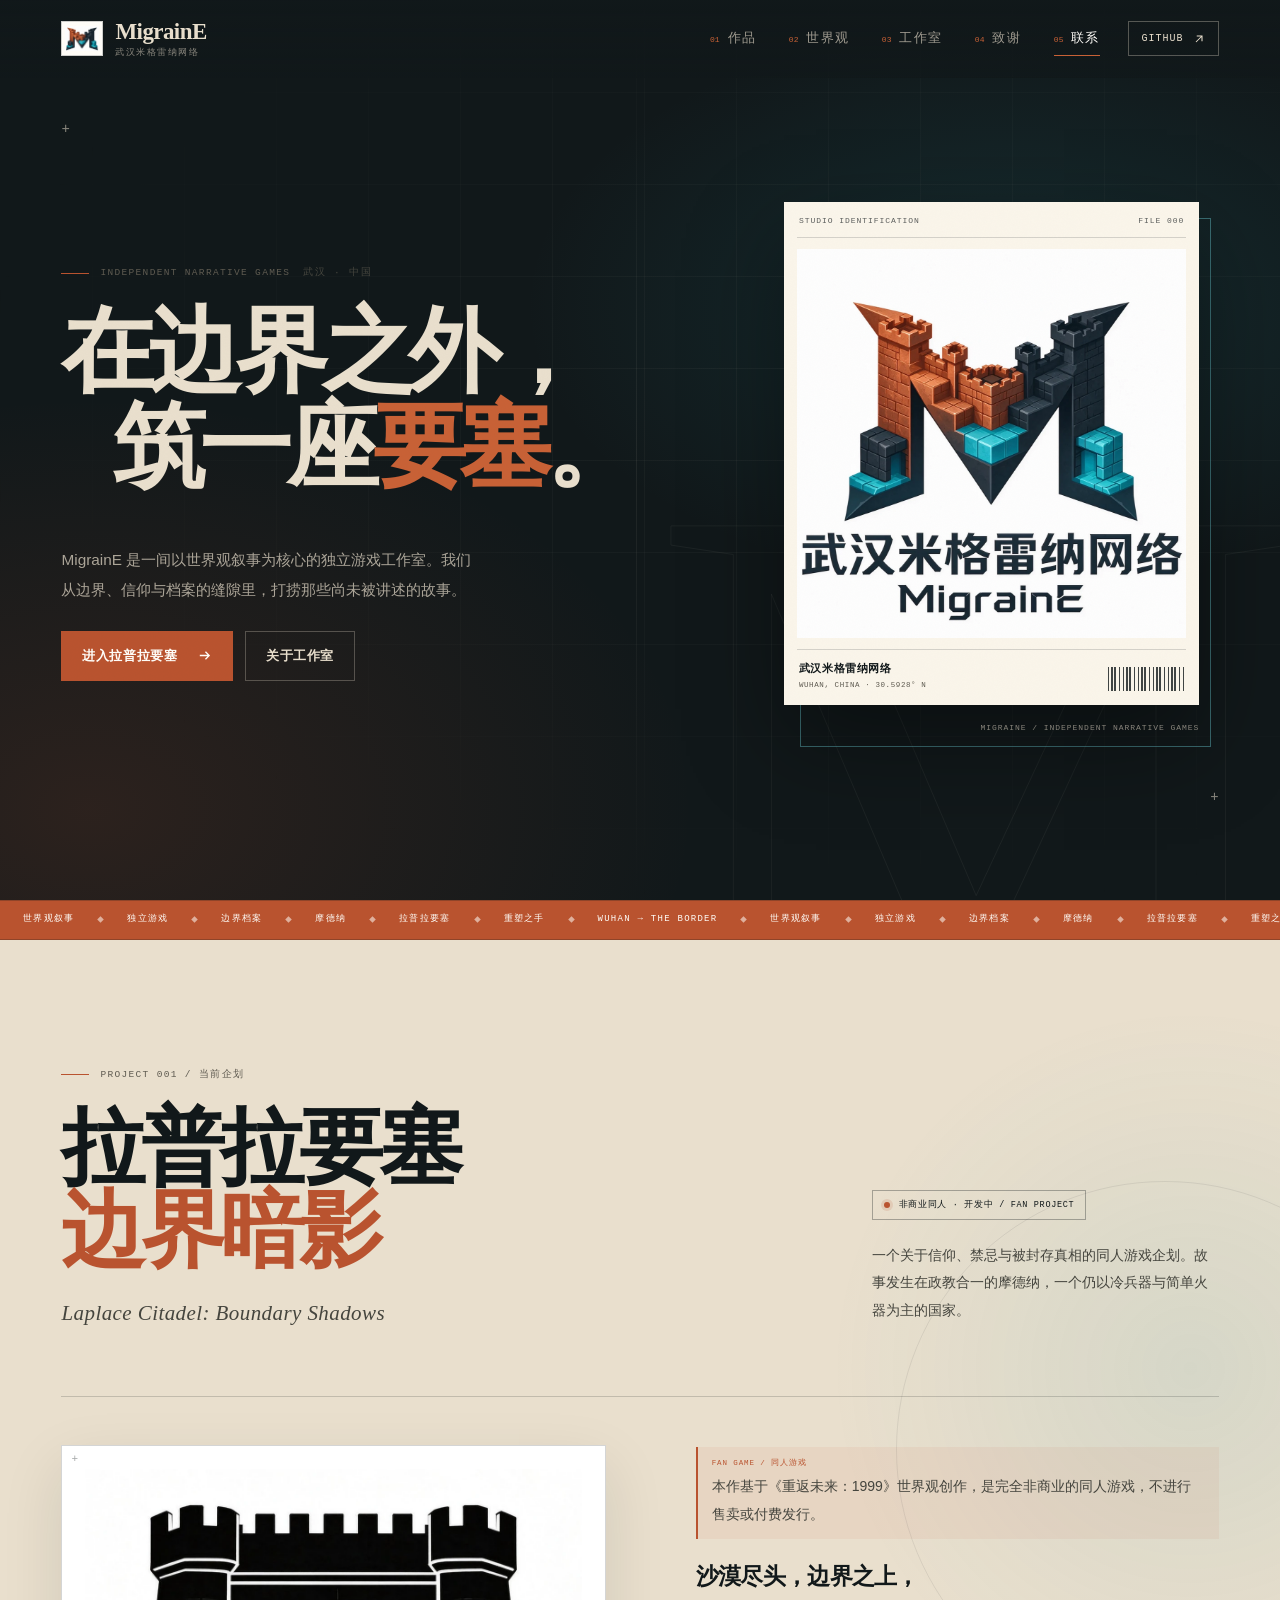
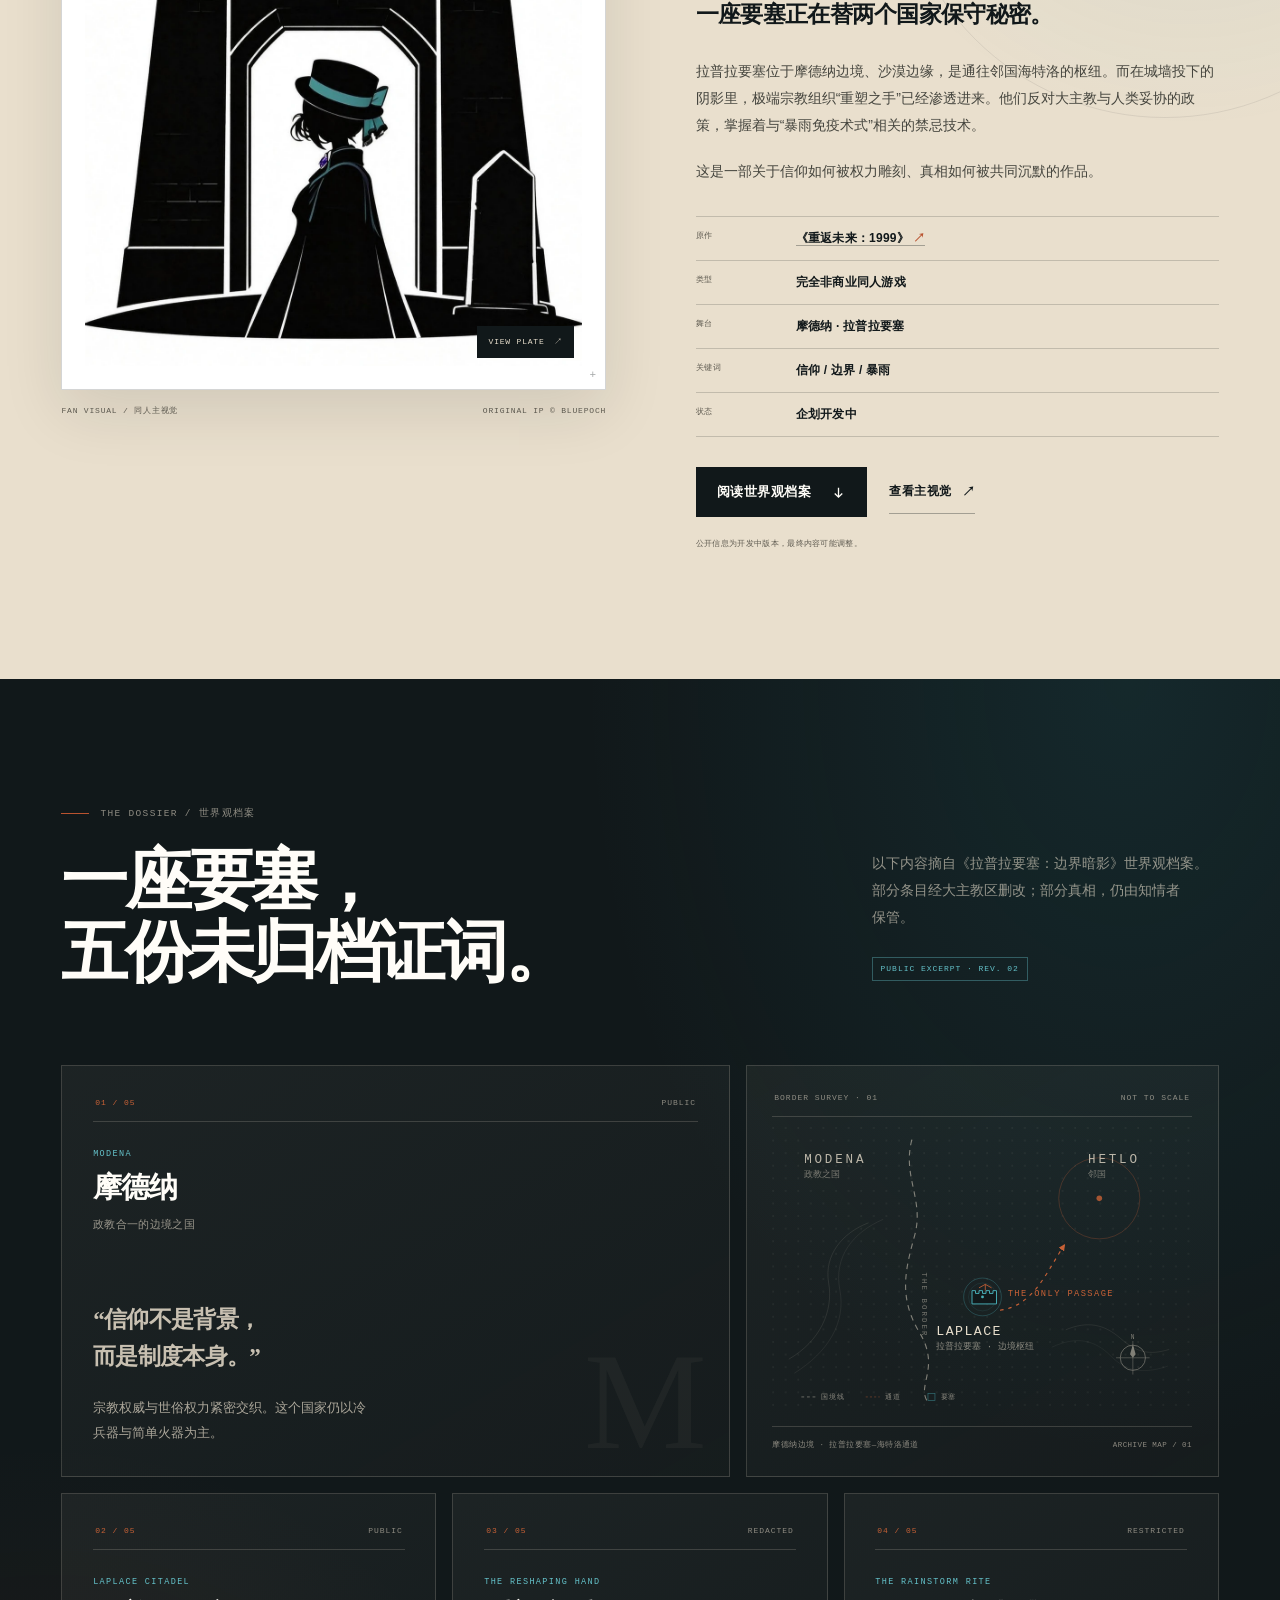
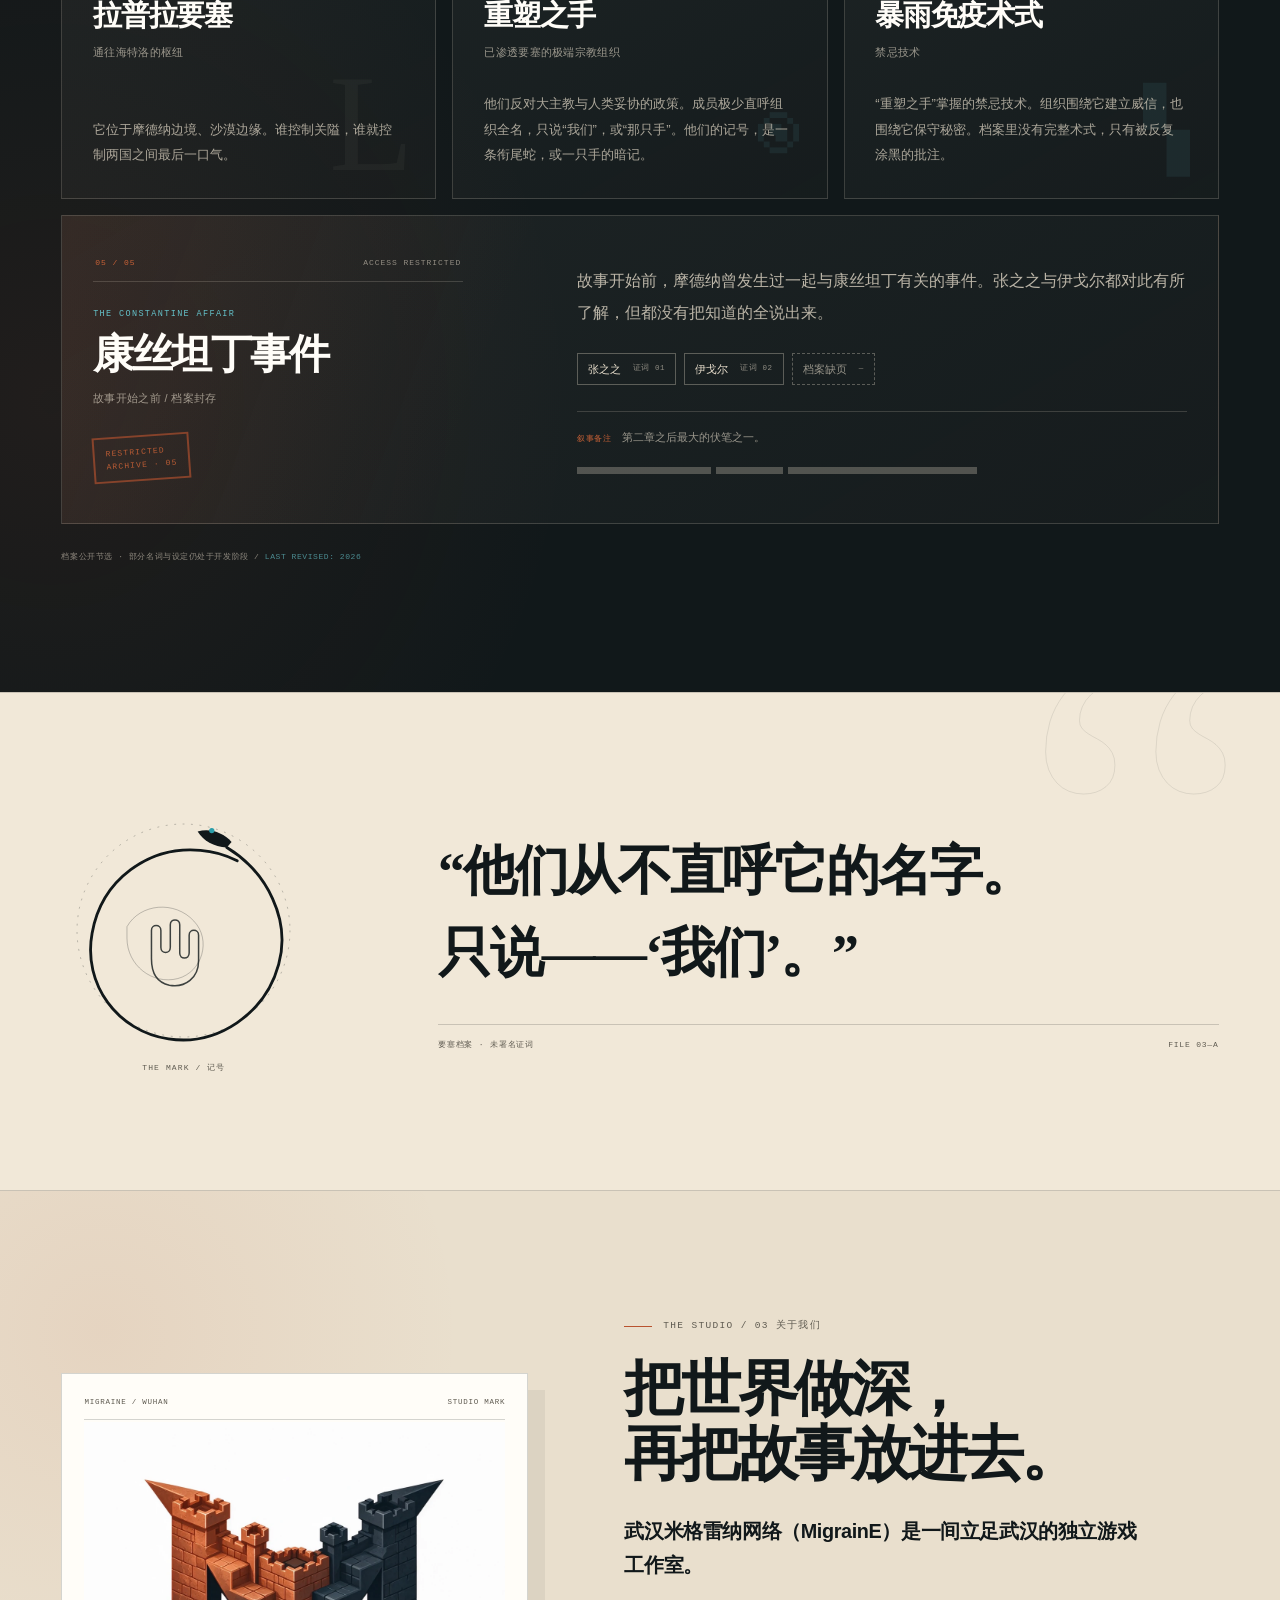
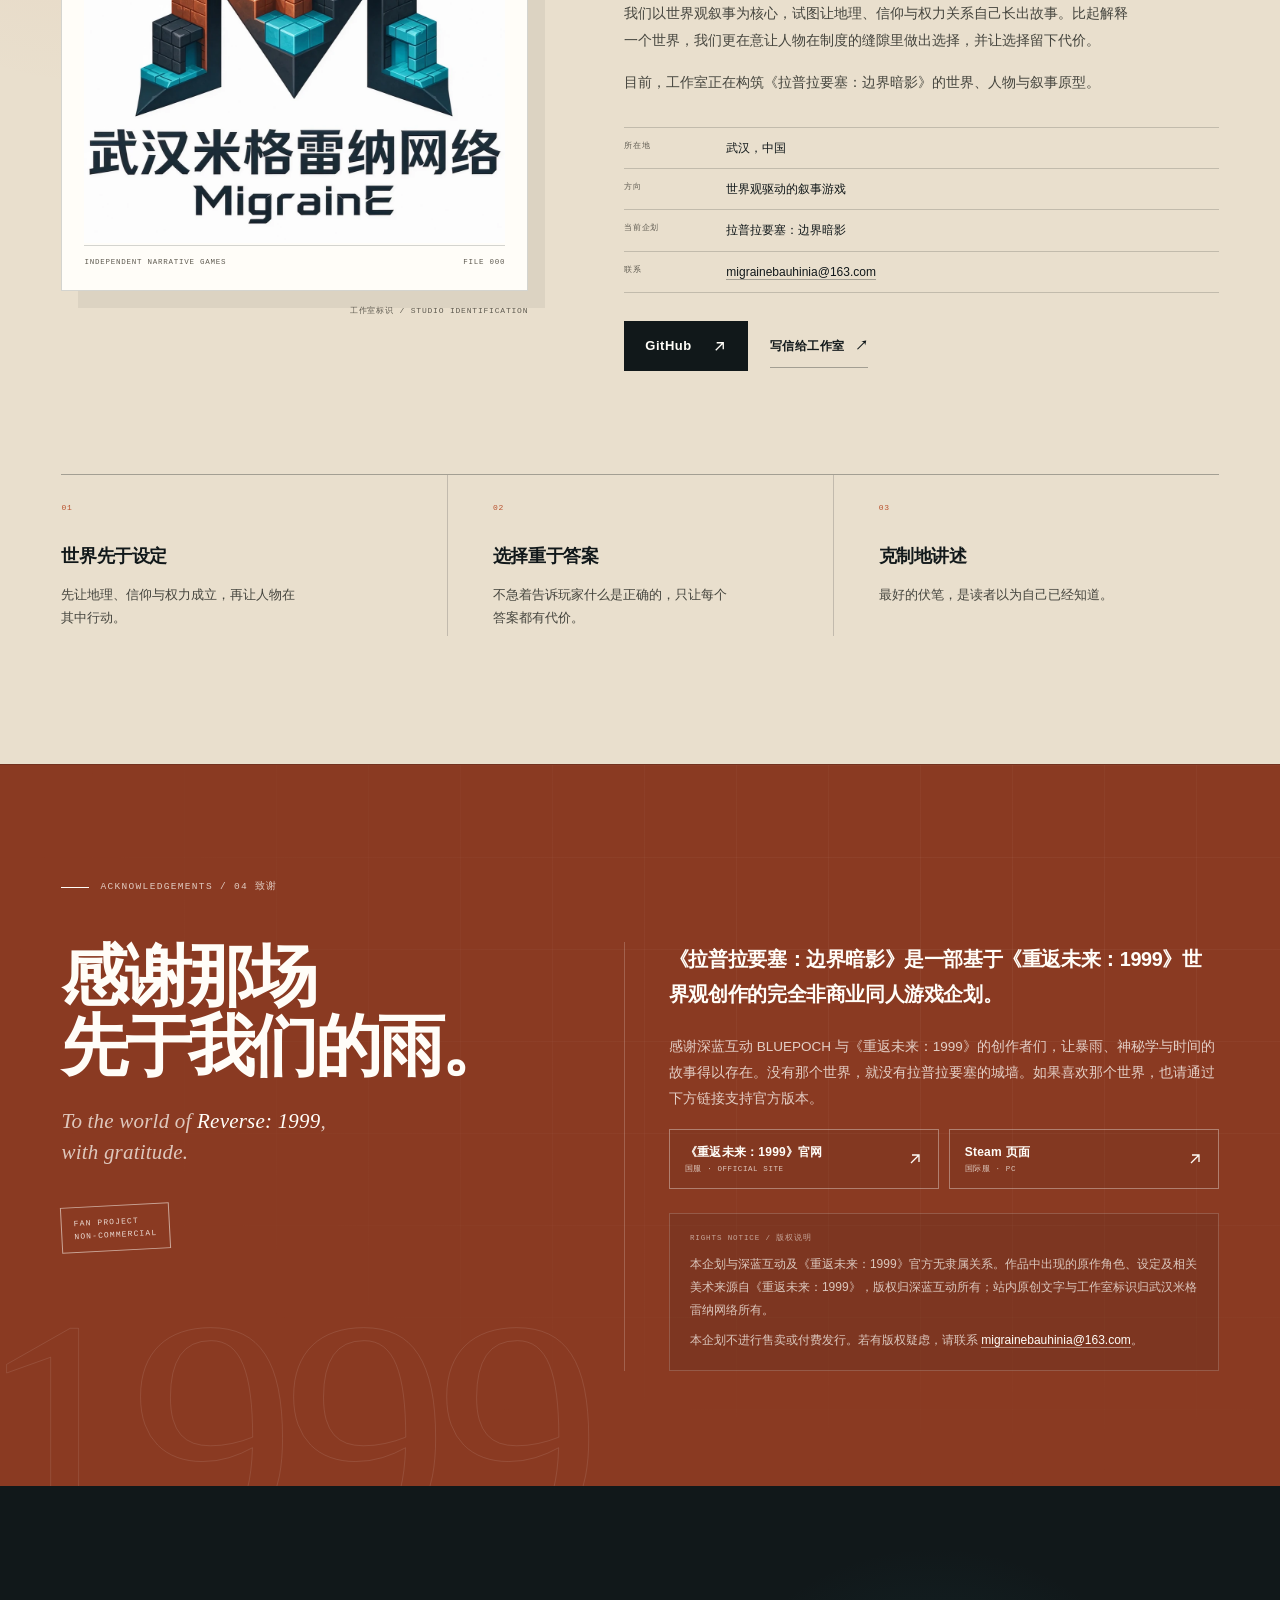
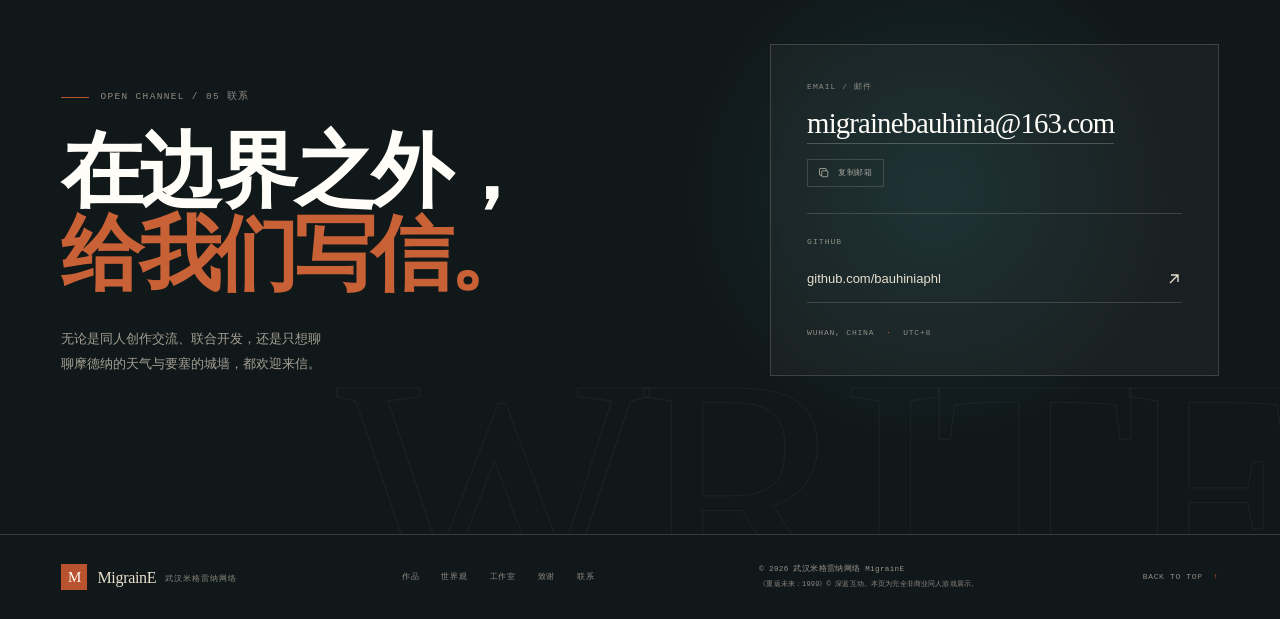
<file: index.html>
﻿<!DOCTYPE html>
<html lang="zh-CN">
<head>
  <meta charset="utf-8">
  <meta name="viewport" content="width=device-width, initial-scale=1">
  <title>MigrainE｜武汉米格雷纳网络 · 独立叙事游戏工作室</title>
  <meta name="description" content="MigrainE（武汉米格雷纳网络）是一间位于武汉的独立叙事游戏工作室。当前企划《拉普拉要塞：边界暗影》是一部基于《重返未来：1999》世界观创作的完全非商业同人游戏作品。">
  <meta name="theme-color" content="#11181a">
  <meta name="color-scheme" content="light">
  <link rel="canonical" href="https://bauhiniaphl.github.io/">
  <link rel="icon" type="image/png" sizes="32x32" href="assets/favicon-32.png">
  <link rel="apple-touch-icon" sizes="180x180" href="assets/apple-touch-icon.png">
  <link rel="manifest" href="site.webmanifest">
  <link rel="preload" as="image" href="assets/studio-logo.webp" type="image/webp">
  <link rel="stylesheet" href="styles.css">
  <script>document.documentElement.classList.add('js');</script>
  <noscript><style>.js .reveal{opacity:1!important;transform:none!important}</style></noscript>

  <meta property="og:type" content="website">
  <meta property="og:site_name" content="MigrainE">
  <meta property="og:locale" content="zh_CN">
  <meta property="og:title" content="MigrainE｜在边界之外，筑一座要塞">
  <meta property="og:description" content="武汉米格雷纳网络是一间以世界观叙事为核心的独立游戏工作室。当前完全非商业同人游戏企划：《拉普拉要塞：边界暗影》，基于《重返未来：1999》世界观创作。">
  <meta property="og:url" content="https://bauhiniaphl.github.io/">
  <meta property="og:image" content="https://bauhiniaphl.github.io/assets/og-cover.jpg">
  <meta property="og:image:width" content="1200">
  <meta property="og:image:height" content="630">
  <meta property="og:image:alt" content="MigrainE 武汉米格雷纳网络——基于《重返未来：1999》的非商业同人游戏《拉普拉要塞：边界暗影》">
  <meta name="twitter:card" content="summary_large_image">
  <meta name="twitter:title" content="MigrainE｜在边界之外，筑一座要塞">
  <meta name="twitter:description" content="武汉米格雷纳网络是一间以世界观叙事为核心的独立游戏工作室。当前完全非商业同人游戏企划：《拉普拉要塞：边界暗影》，基于《重返未来：1999》世界观创作。">
  <meta name="twitter:image" content="https://bauhiniaphl.github.io/assets/og-cover.jpg">

  <script type="application/ld+json">
  {
    "@context": "https://schema.org",
    "@type": "Organization",
    "name": "武汉米格雷纳网络",
    "alternateName": "MigrainE",
    "url": "https://bauhiniaphl.github.io/",
    "logo": "https://bauhiniaphl.github.io/assets/studio-logo.png",
    "email": "migrainebauhinia@163.com",
    "description": "位于武汉的独立叙事游戏工作室，以世界观叙事为核心。当前企划为基于《重返未来：1999》世界观创作的完全非商业同人游戏作品。",
    "sameAs": ["https://github.com/bauhiniaphl"]
  }
  </script>
</head>
<body>
  <a class="skip-link" href="#main">跳到主要内容</a>
  <div class="grain" aria-hidden="true"></div>

  <header class="site-header" data-header>
    <div class="header-inner">
      <a class="brand" href="#top" aria-label="MigrainE 首页">
        <span class="brand-seal" aria-hidden="true">
          <img src="assets/studio-emblem.webp" alt="" width="560" height="402">
        </span>
        <span class="brand-text">
          <span class="brand-name">MigrainE</span>
          <span class="brand-cn">武汉米格雷纳网络</span>
        </span>
      </a>

      <nav class="site-nav" id="site-nav" aria-label="主导航">
        <a href="#project" data-nav="project"><span class="nav-index">01</span>作品</a>
        <a href="#world" data-nav="world"><span class="nav-index">02</span>世界观</a>
        <a href="#studio" data-nav="studio"><span class="nav-index">03</span>工作室</a>
        <a href="#acknowledgements" data-nav="acknowledgements"><span class="nav-index">04</span>致谢</a>
        <a href="#contact" data-nav="contact"><span class="nav-index">05</span>联系</a>
        <a class="nav-mobile-github" href="https://github.com/bauhiniaphl" target="_blank" rel="noopener noreferrer">GitHub <span aria-hidden="true">↗</span></a>
        <div class="nav-mobile-meta">
          <span>Wuhan, China · UTC+8</span>
          <a href="mailto:migrainebauhinia@163.com">migrainebauhinia@163.com</a>
        </div>
      </nav>

      <div class="header-actions">
        <a class="github-link" href="https://github.com/bauhiniaphl" target="_blank" rel="noopener noreferrer">
          <span>GitHub</span>
          <svg viewBox="0 0 16 16" aria-hidden="true"><path d="M4 12 12 4M5 4h7v7"/></svg>
        </a>
        <button class="menu-toggle" type="button" aria-expanded="false" aria-controls="site-nav" aria-label="打开菜单">
          <span></span><span></span>
        </button>
      </div>
    </div>
  </header>

  <main id="main">
    <section class="hero" id="top" aria-labelledby="hero-title">
      <div class="hero-field" aria-hidden="true">
        <span class="hero-ghost">M</span>
        <span class="hero-cross hero-cross--tl">+</span>
        <span class="hero-cross hero-cross--br">+</span>
      </div>

      <div class="container hero-inner">
        <div class="hero-copy">
          <p class="eyebrow reveal">
            <span class="eyebrow-line" aria-hidden="true"></span>
            Independent narrative games
            <span class="eyebrow-cn">武汉 · 中国</span>
          </p>

          <h1 class="hero-title reveal" id="hero-title" style="--delay:.08s">
            <span>在边界之外，</span>
            <span>筑一座<em>要塞</em>。</span>
          </h1>

          <div class="hero-bottom reveal" style="--delay:.16s">
            <p class="hero-lede">
              MigrainE 是一间以世界观叙事为核心的独立游戏工作室。我们从边界、信仰与档案的缝隙里，打捞那些尚未被讲述的故事。
            </p>
            <div class="hero-actions">
              <a class="button button--solid" href="#project">
                进入拉普拉要塞
                <svg viewBox="0 0 16 16" aria-hidden="true"><path d="M3 8h10M9 4l4 4-4 4"/></svg>
              </a>
              <a class="button button--ghost" href="#studio">关于工作室</a>
            </div>
          </div>
        </div>

        <figure class="studio-card reveal" style="--delay:.24s">
          <div class="studio-card-frame">
            <div class="card-topline">
              <span>Studio identification</span>
              <span>File 000</span>
            </div>
            <div class="studio-card-image">
              <img src="assets/studio-logo.webp" alt="MigrainE 武汉米格雷纳网络工作室标识：由橙色与黑色城堡构成的字母 M，基座为青绿色。" width="1226" height="1226" fetchpriority="high" decoding="async">
            </div>
            <div class="card-bottomline">
              <div class="card-identity">
                <strong>武汉米格雷纳网络</strong>
                <span>Wuhan, China · 30.5928° N</span>
              </div>
              <div class="barcode" aria-hidden="true"></div>
            </div>
          </div>
          <figcaption>MigrainE / Independent narrative games</figcaption>
        </figure>
      </div>

      <div class="container hero-meta reveal" style="--delay:.3s">
        <p>30.5928° N&nbsp;&nbsp;/&nbsp;&nbsp;114.3055° E</p>
        <p class="scroll-cue"><span>Scroll to enter</span><i aria-hidden="true"></i></p>
        <p>Project 001 <span aria-hidden="true">/</span> Laplace</p>
      </div>
    </section>

    <div class="ticker" aria-hidden="true">
      <div class="ticker-track">
        <span>世界观叙事</span><i>◆</i>
        <span>独立游戏</span><i>◆</i>
        <span>边界档案</span><i>◆</i>
        <span>摩德纳</span><i>◆</i>
        <span>拉普拉要塞</span><i>◆</i>
        <span>重塑之手</span><i>◆</i>
        <span>Wuhan → The Border</span><i>◆</i>
        <span>世界观叙事</span><i>◆</i>
        <span>独立游戏</span><i>◆</i>
        <span>边界档案</span><i>◆</i>
        <span>摩德纳</span><i>◆</i>
        <span>拉普拉要塞</span><i>◆</i>
        <span>重塑之手</span><i>◆</i>
        <span>Wuhan → The Border</span><i>◆</i>
      </div>
    </div>

    <section class="project section" id="project" aria-labelledby="project-title">
      <div class="container">
        <header class="section-head">
          <div class="section-heading reveal">
            <p class="eyebrow"><span class="eyebrow-line" aria-hidden="true"></span>Project 001 / 当前企划</p>
            <h2 id="project-title">拉普拉要塞<br><span>边界暗影</span></h2>
            <p class="latin-title">Laplace Citadel: Boundary Shadows</p>
          </div>
          <div class="section-head-aside reveal" style="--delay:.1s">
            <span class="status"><i aria-hidden="true"></i>非商业同人 · 开发中 / Fan project</span>
            <p>一个关于信仰、禁忌与被封存真相的同人游戏企划。故事发生在政教合一的摩德纳，一个仍以冷兵器与简单火器为主的国家。</p>
          </div>
        </header>

        <div class="project-grid">
          <figure class="project-figure reveal">
            <button class="art-open" type="button" data-lightbox data-title="拉普拉要塞：边界暗影" data-caption="Fan visual · Project 001" data-image="assets/work-logo.webp" aria-label="查看《拉普拉要塞：边界暗影》主视觉大图">
              <span class="art-plate">
                <img src="assets/work-logo.webp" alt="《拉普拉要塞：边界暗影》视觉：戴青绿色缎带礼帽的女性剪影站在黑色要塞拱门前，右侧立着一块石碑。" width="1115" height="1115" loading="lazy" decoding="async">
                <span class="art-open-label">View plate <span aria-hidden="true">↗</span></span>
              </span>
            </button>
            <figcaption>
              <span>Fan visual / 同人主视觉</span>
              <span>Original IP © BLUEPOCH</span>
            </figcaption>
          </figure>

          <div class="project-copy reveal" style="--delay:.1s">
            <p class="fan-project-note"><span>Fan game / 同人游戏</span>本作基于《重返未来：1999》世界观创作，是完全非商业的同人游戏，不进行售卖或付费发行。</p>
            <p class="project-lede">沙漠尽头，边界之上，<br>一座要塞正在替两个国家保守秘密。</p>
            <p>拉普拉要塞位于摩德纳边境、沙漠边缘，是通往邻国海特洛的枢纽。而在城墙投下的阴影里，极端宗教组织“重塑之手”已经渗透进来。他们反对大主教与人类妥协的政策，掌握着与“暴雨免疫术式”相关的禁忌技术。</p>
            <p>这是一部关于信仰如何被权力雕刻、真相如何被共同沉默的作品。</p>

            <dl class="project-meta">
              <div><dt>原作</dt><dd><a class="meta-link" href="https://re.bluepoch.com/" target="_blank" rel="noopener noreferrer">《重返未来：1999》 <span aria-hidden="true">↗</span></a></dd></div>
              <div><dt>类型</dt><dd>完全非商业同人游戏</dd></div>
              <div><dt>舞台</dt><dd>摩德纳 · 拉普拉要塞</dd></div>
              <div><dt>关键词</dt><dd>信仰 / 边界 / 暴雨</dd></div>
              <div><dt>状态</dt><dd>企划开发中</dd></div>
            </dl>

            <div class="project-actions">
              <a class="button button--ink" href="#world">
                阅读世界观档案
                <svg viewBox="0 0 16 16" aria-hidden="true"><path d="M8 3v10M4 9l4 4 4-4"/></svg>
              </a>
              <button class="text-button" type="button" data-lightbox data-title="拉普拉要塞：边界暗影" data-caption="Fan visual · Project 001" data-image="assets/work-logo.webp">
                查看主视觉 <span aria-hidden="true">↗</span>
              </button>
            </div>
            <p class="micro-note">公开信息为开发中版本，最终内容可能调整。</p>
          </div>
        </div>
      </div>
    </section>

    <section class="world section" id="world" aria-labelledby="world-title">
      <div class="container">
        <header class="section-head section-head--dark">
          <div class="section-heading reveal">
            <p class="eyebrow eyebrow--light"><span class="eyebrow-line" aria-hidden="true"></span>The dossier / 世界观档案</p>
            <h2 id="world-title">一座要塞，<br>五份未归档证词。</h2>
          </div>
          <div class="section-head-aside reveal" style="--delay:.1s">
            <p>以下内容摘自《拉普拉要塞：边界暗影》世界观档案。部分条目经大主教区删改；部分真相，仍由知情者保管。</p>
            <p class="file-stamp">Public excerpt · Rev. 02</p>
          </div>
        </header>

        <div class="dossier-grid">
          <article class="dossier-card dossier-card--modena reveal">
            <div class="card-topline">
              <span class="file-no">01 / 05</span>
              <span>Public</span>
            </div>
            <p class="card-en">Modena</p>
            <h3>摩德纳</h3>
            <p class="card-tag">政教合一的边境之国</p>
            <p class="card-quote">“信仰不是背景，<br>而是制度本身。”</p>
            <p class="card-body">宗教权威与世俗权力紧密交织。这个国家仍以冷兵器与简单火器为主。</p>
            <span class="card-mark" aria-hidden="true">M</span>
          </article>

          <figure class="map-card reveal" style="--delay:.06s">
            <div class="card-topline">
              <span>Border survey · 01</span>
              <span>Not to scale</span>
            </div>
            <svg class="border-map" viewBox="0 0 600 410" role="img" aria-labelledby="map-title map-desc">
              <title id="map-title">摩德纳边境与拉普拉要塞位置示意图</title>
              <desc id="map-desc">拉普拉要塞位于摩德纳边境沙漠边缘，一条通道由此通往邻国海特洛。</desc>
              <defs>
                <pattern id="map-dots" width="18" height="18" patternUnits="userSpaceOnUse">
                  <circle cx="1.5" cy="1.5" r="1" fill="currentColor" opacity=".12"/>
                </pattern>
                <marker id="route-arrow" viewBox="0 0 10 10" refX="8" refY="5" markerWidth="6" markerHeight="6" orient="auto-start-reverse">
                  <path d="M0 0 10 5 0 10z" fill="#c86136"/>
                </marker>
              </defs>
              <rect width="600" height="410" fill="url(#map-dots)"/>
              <g fill="none" stroke="currentColor" stroke-width="1">
                <path d="M24 332c45-26 64-69 57-109s20-72 57-86" opacity=".14"/>
                <path d="M32 352c48-30 74-72 65-119s18-82 62-101" opacity=".1"/>
                <path d="M420 290c31-13 55-8 78 12s41 25 70 16" opacity=".12"/>
                <path d="M400 315c36-17 62-10 84 12s45 27 82 15" opacity=".08"/>
              </g>
              <circle cx="468" cy="102" r="58" fill="none" stroke="#c86136" stroke-width="1" opacity=".38"/>
              <circle cx="468" cy="102" r="4" fill="#c86136" opacity=".8"/>
              <path d="M200 18c-14 53 18 86 4 137s-23 89 7 139-4 75 11 98" fill="none" stroke="currentColor" stroke-width="1.6" stroke-dasharray="8 7" opacity=".5"/>
              <text class="map-border-label" x="214" y="208" fill="currentColor" opacity=".45" font-size="10.5" letter-spacing="3" transform="rotate(90 214 208)">THE BORDER</text>
              <text x="46" y="52" fill="currentColor" font-size="18" letter-spacing="4" opacity=".78">MODENA</text>
              <text x="46" y="72" fill="currentColor" font-size="13" opacity=".46">政教之国</text>
              <text x="452" y="52" fill="currentColor" font-size="18" letter-spacing="4" opacity=".78">HETLO</text>
              <text x="452" y="72" fill="currentColor" font-size="13" opacity=".46">邻国</text>
              <path d="M326 262c49-6 68-58 92-93" fill="none" stroke="#c86136" stroke-width="1.6" stroke-dasharray="5 7" marker-end="url(#route-arrow)"/>
              <text class="map-route-label" x="337" y="241" fill="#c86136" font-size="12.5" letter-spacing="2">THE ONLY PASSAGE</text>
              <g transform="translate(280 222)">
                <circle cx="21" cy="21" r="27" fill="none" stroke="#48aeb7" stroke-width="1" opacity=".4"/>
                <circle cx="21" cy="21" r="20" fill="none" stroke="#48aeb7" stroke-width="1" opacity=".16"/>
                <path d="M6 31V12h5v4h5v-4h5v4h5v-4h5v4h5v-4h5v19H6z" fill="#11181a" stroke="#48aeb7" stroke-width="1.4"/>
                <path d="M25 3v9M16 8l9-5 9 5" fill="none" stroke="#c86136" stroke-width="1.2"/>
                <circle cx="21" cy="21" r="2" fill="#48aeb7"/>
              </g>
              <text x="235" y="297" fill="currentColor" font-size="19" letter-spacing="2">LAPLACE</text>
              <text class="map-site-cn" x="235" y="317" fill="currentColor" font-size="13" opacity=".55">拉普拉要塞 · 边境枢纽</text>
              <g class="map-compass" transform="translate(516 330)" fill="none" stroke="currentColor" opacity=".5">
                <circle r="18"/>
                <path d="M0-24V24M-24 0H24" stroke-width=".7"/>
                <path d="M0-19 4-5 0 0-4-5z" fill="currentColor" stroke="none"/>
                <text x="-3" y="-27" fill="currentColor" stroke="none" font-size="9">N</text>
              </g>
              <g class="map-legend" transform="translate(42 386)" fill="currentColor" font-size="9.5" letter-spacing="1.3" opacity=".55">
                <line x1="0" y1="0" x2="20" y2="0" stroke="currentColor" stroke-dasharray="4 4"/>
                <text x="28" y="3">国境线</text>
                <line x1="92" y1="0" x2="112" y2="0" stroke="#c86136" stroke-dasharray="3 3"/>
                <text x="120" y="3">通道</text>
                <rect x="181" y="-5" width="10" height="10" fill="none" stroke="#48aeb7"/>
                <text x="199" y="3">要塞</text>
              </g>
            </svg>
            <figcaption>
              <span>摩德纳边境 · 拉普拉要塞—海特洛通道</span>
              <span>Archive map / 01</span>
            </figcaption>
          </figure>

          <article class="dossier-card reveal">
            <div class="card-topline">
              <span class="file-no">02 / 05</span>
              <span>Public</span>
            </div>
            <p class="card-en">Laplace Citadel</p>
            <h3>拉普拉要塞</h3>
            <p class="card-tag">通往海特洛的枢纽</p>
            <p class="card-body">它位于摩德纳边境、沙漠边缘。谁控制关隘，谁就控制两国之间最后一口气。</p>
            <span class="card-mark" aria-hidden="true">L</span>
          </article>

          <article class="dossier-card reveal" style="--delay:.06s">
            <div class="card-topline">
              <span class="file-no">03 / 05</span>
              <span>Redacted</span>
            </div>
            <p class="card-en">The Reshaping Hand</p>
            <h3>重塑之手</h3>
            <p class="card-tag">已渗透要塞的极端宗教组织</p>
            <p class="card-body">他们反对大主教与人类妥协的政策。成员极少直呼组织全名，只说“我们”，或“那只手”。他们的记号，是一条衔尾蛇，或一只手的暗记。</p>
            <span class="card-mark card-mark--seal" aria-hidden="true">◉</span>
          </article>

          <article class="dossier-card reveal" style="--delay:.12s">
            <div class="card-topline">
              <span class="file-no">04 / 05</span>
              <span>Restricted</span>
            </div>
            <p class="card-en">The Rainstorm Rite</p>
            <h3>暴雨免疫术式</h3>
            <p class="card-tag">禁忌技术</p>
            <p class="card-body">“重塑之手”掌握的禁忌技术。组织围绕它建立威信，也围绕它保守秘密。档案里没有完整术式，只有被反复涂黑的批注。</p>
            <span class="card-mark card-mark--seal" aria-hidden="true">▚</span>
          </article>

          <article class="dossier-card dossier-card--wide reveal">
            <div class="constantine-head">
              <div>
                <div class="card-topline">
                  <span class="file-no">05 / 05</span>
                  <span>Access restricted</span>
                </div>
                <p class="card-en">The Constantine Affair</p>
                <h3>康丝坦丁事件</h3>
                <p class="card-tag">故事开始之前 / 档案封存</p>
              </div>
              <span class="seal" aria-hidden="true">RESTRICTED<br>ARCHIVE · 05</span>
            </div>
            <div class="constantine-body">
              <p>故事开始前，摩德纳曾发生过一起与康丝坦丁有关的事件。张之之与伊戈尔都对此有所了解，但都没有把知道的全说出来。</p>
              <div class="witnesses" aria-label="相关知情者">
                <span class="witness">张之之 <i>证词 01</i></span>
                <span class="witness">伊戈尔 <i>证词 02</i></span>
                <span class="witness witness--blank">档案缺页 <i>—</i></span>
              </div>
              <p class="dev-note"><span>叙事备注</span> 第二章之后最大的伏笔之一。</p>
              <div class="redaction" aria-hidden="true">
                <span></span><span></span><span></span>
              </div>
            </div>
          </article>
        </div>

        <p class="dossier-footnote reveal">档案公开节选 · 部分名词与设定仍处于开发阶段 / <span>Last revised: 2026</span></p>
      </div>
    </section>

    <section class="interlude" aria-labelledby="interlude-title">
      <div class="container interlude-inner">
        <div class="ouroboros reveal" aria-hidden="true">
          <svg viewBox="0 0 260 260" fill="none">
            <circle cx="130" cy="130" r="113" stroke="currentColor" stroke-width="1" stroke-dasharray="2 7" opacity=".28"/>
            <path d="M176 42c43 26 68 77 55 124-14 52-65 87-117 79C60 237 23 187 33 133 43 76 93 40 148 45c14 1 27 5 39 11" stroke="currentColor" stroke-width="3" stroke-linecap="round"/>
            <path d="M176 42c-14-1-25-7-31-17 13-4 27 1 36 11l-5 6z" fill="currentColor"/>
            <path d="M70 126c14-25 51-28 71-6 19 20 9 54-17 61-27 7-54-14-54-43 0-4 0-8 0-12z" stroke="currentColor" stroke-width="1" opacity=".26"/>
            <path d="M96 130c0-7 10-7 10 0v18c0 7 10 7 10 0v-24c0-7 10-7 10 0v30c0 7 10 7 10 0v-19c0-7 10-7 10 0v27c0 18-14 29-31 26-15-3-19-14-19-28v-30z" stroke="currentColor" stroke-width="1.6" stroke-linejoin="round" opacity=".8"/>
            <circle cx="160" cy="24" r="2.8" fill="#2b9eaa"/>
          </svg>
          <span class="ouroboros-label">The mark / 记号</span>
        </div>

        <blockquote class="interlude-quote reveal" style="--delay:.08s">
          <p id="interlude-title">“他们从不直呼它的名字。<br>只说——‘我们’。”</p>
          <footer>
            <span>要塞档案 · 未署名证词</span>
            <span>File 03—A</span>
          </footer>
        </blockquote>
      </div>
    </section>

    <section class="studio section" id="studio" aria-labelledby="studio-title">
      <div class="container">
        <div class="studio-grid">
          <figure class="studio-art reveal">
            <div class="studio-art-plate">
              <div class="plate-topline"><span>MigrainE / Wuhan</span><span>Studio mark</span></div>
              <img src="assets/studio-logo.webp" alt="武汉米格雷纳网络完整工作室标识，包含橙黑青三色的城堡 M 与中英文工作室名称。" width="1226" height="1226" loading="lazy" decoding="async">
              <div class="plate-bottomline"><span>Independent narrative games</span><span>File 000</span></div>
            </div>
            <figcaption>工作室标识 / Studio identification</figcaption>
          </figure>

          <div class="studio-copy">
            <div class="section-heading reveal">
              <p class="eyebrow"><span class="eyebrow-line" aria-hidden="true"></span>The studio / 03 关于我们</p>
              <h2 id="studio-title">把世界做深，<br>再把故事放进去。</h2>
            </div>
            <div class="studio-text reveal" style="--delay:.08s">
              <p class="studio-lede">武汉米格雷纳网络（MigrainE）是一间立足武汉的独立游戏工作室。</p>
              <p>我们以世界观叙事为核心，试图让地理、信仰与权力关系自己长出故事。比起解释一个世界，我们更在意让人物在制度的缝隙里做出选择，并让选择留下代价。</p>
              <p>目前，工作室正在构筑《拉普拉要塞：边界暗影》的世界、人物与叙事原型。</p>
            </div>

            <dl class="studio-facts reveal" style="--delay:.14s">
              <div><dt>所在地</dt><dd>武汉，中国</dd></div>
              <div><dt>方向</dt><dd>世界观驱动的叙事游戏</dd></div>
              <div><dt>当前企划</dt><dd>拉普拉要塞：边界暗影</dd></div>
              <div><dt>联系</dt><dd><a href="mailto:migrainebauhinia@163.com">migrainebauhinia@163.com</a></dd></div>
            </dl>

            <div class="studio-actions reveal" style="--delay:.2s">
              <a class="button button--ink" href="https://github.com/bauhiniaphl" target="_blank" rel="noopener noreferrer">
                GitHub
                <svg viewBox="0 0 16 16" aria-hidden="true"><path d="M4 12 12 4M5 4h7v7"/></svg>
              </a>
              <a class="text-button" href="mailto:migrainebauhinia@163.com">写信给工作室 <span aria-hidden="true">↗</span></a>
            </div>
          </div>
        </div>

        <div class="principles">
          <article class="principle reveal">
            <span class="principle-no">01</span>
            <h3>世界先于设定</h3>
            <p>先让地理、信仰与权力成立，再让人物在其中行动。</p>
          </article>
          <article class="principle reveal" style="--delay:.06s">
            <span class="principle-no">02</span>
            <h3>选择重于答案</h3>
            <p>不急着告诉玩家什么是正确的，只让每个答案都有代价。</p>
          </article>
          <article class="principle reveal" style="--delay:.12s">
            <span class="principle-no">03</span>
            <h3>克制地讲述</h3>
            <p>最好的伏笔，是读者以为自己已经知道。</p>
          </article>
        </div>
      </div>
    </section>

    <section class="acknowledgements" id="acknowledgements" aria-labelledby="acknowledgements-title">
      <span class="ack-ghost" aria-hidden="true">1999</span>
      <div class="container">
        <p class="eyebrow ack-eyebrow reveal"><span class="eyebrow-line" aria-hidden="true"></span>Acknowledgements / 04 致谢</p>

        <div class="ack-grid">
          <div class="ack-heading reveal">
            <h2 id="acknowledgements-title">感谢那场<br>先于我们的雨。</h2>
            <p class="ack-en">To the world of <em>Reverse: 1999</em>,<br>with gratitude.</p>
            <span class="ack-stamp" aria-hidden="true">Fan project<br>Non-commercial</span>
          </div>

          <div class="ack-copy reveal" style="--delay:.08s">
            <p class="ack-lede">《拉普拉要塞：边界暗影》是一部基于《重返未来：1999》世界观创作的完全非商业同人游戏企划。</p>
            <p>感谢深蓝互动 BLUEPOCH 与《重返未来：1999》的创作者们，让暴雨、神秘学与时间的故事得以存在。没有那个世界，就没有拉普拉要塞的城墙。如果喜欢那个世界，也请通过下方链接支持官方版本。</p>

            <div class="ack-links">
              <a class="ack-link" href="https://re.bluepoch.com/" target="_blank" rel="noopener noreferrer">
                <span class="ack-link-text">
                  <strong>《重返未来：1999》官网</strong>
                  <span>国服 · Official site</span>
                </span>
                <svg viewBox="0 0 16 16" aria-hidden="true"><path d="M4 12 12 4M5 4h7v7"/></svg>
              </a>
              <a class="ack-link" href="https://store.steampowered.com/app/3092660/Reverse_1999/" target="_blank" rel="noopener noreferrer">
                <span class="ack-link-text">
                  <strong>Steam 页面</strong>
                  <span>国际服 · PC</span>
                </span>
                <svg viewBox="0 0 16 16" aria-hidden="true"><path d="M4 12 12 4M5 4h7v7"/></svg>
              </a>
            </div>

            <div class="ack-legal">
              <p class="ack-legal-label">Rights notice / 版权说明</p>
              <p>本企划与深蓝互动及《重返未来：1999》官方无隶属关系。作品中出现的原作角色、设定及相关美术来源自《重返未来：1999》，版权归深蓝互动所有；站内原创文字与工作室标识归武汉米格雷纳网络所有。</p>
              <p>本企划不进行售卖或付费发行。若有版权疑虑，请联系 <a href="mailto:migrainebauhinia@163.com">migrainebauhinia@163.com</a>。</p>
            </div>
          </div>
        </div>
      </div>
    </section>

    <section class="contact section" id="contact" aria-labelledby="contact-title">
      <div class="contact-glow" aria-hidden="true"></div>
      <span class="contact-ghost" aria-hidden="true">WRITE</span>
      <div class="container">
        <div class="contact-grid">
          <div class="contact-copy">
            <p class="eyebrow eyebrow--light reveal"><span class="eyebrow-line" aria-hidden="true"></span>Open channel / 05 联系</p>
            <h2 class="reveal" id="contact-title" style="--delay:.06s">在边界之外，<br><em>给我们写信。</em></h2>
            <p class="reveal" style="--delay:.12s">无论是同人创作交流、联合开发，还是只想聊聊摩德纳的天气与要塞的城墙，都欢迎来信。</p>
          </div>

          <div class="contact-card reveal" style="--delay:.16s">
            <p class="card-label">Email / 邮件</p>
            <a class="mail-link" href="mailto:migrainebauhinia@163.com">migrainebauhinia@163.com</a>
            <button class="copy-button" type="button" data-copy-email="migrainebauhinia@163.com">
              <svg viewBox="0 0 16 16" aria-hidden="true"><rect x="5" y="5" width="8" height="8" rx="1"/><path d="M11 5V3a1 1 0 0 0-1-1H3a1 1 0 0 0-1 1v7a1 1 0 0 0 1 1h2"/></svg>
              <span>复制邮箱</span>
            </button>
            <div class="contact-divider"></div>
            <p class="card-label">GitHub</p>
            <a class="github-row" href="https://github.com/bauhiniaphl" target="_blank" rel="noopener noreferrer">
              <span>github.com/bauhiniaphl</span>
              <svg viewBox="0 0 16 16" aria-hidden="true"><path d="M4 12 12 4M5 4h7v7"/></svg>
            </a>
            <p class="contact-location">Wuhan, China <span>·</span> UTC+8</p>
          </div>
        </div>
      </div>
    </section>
  </main>

  <footer class="site-footer">
    <div class="container footer-inner">
      <a class="footer-brand" href="#top" aria-label="回到顶部">
        <span class="footer-mark" aria-hidden="true">M</span>
        <span>MigrainE <i>武汉米格雷纳网络</i></span>
      </a>
      <nav class="footer-nav" aria-label="页脚导航">
        <a href="#project">作品</a>
        <a href="#world">世界观</a>
        <a href="#studio">工作室</a>
        <a href="#acknowledgements">致谢</a>
        <a href="#contact">联系</a>
      </nav>
      <p class="copyright">© <span data-year>2026</span> 武汉米格雷纳网络 MigrainE<br><span class="copyright-note">《重返未来：1999》© 深蓝互动。本页为完全非商业同人游戏展示。</span></p>
      <a class="back-top" href="#top">Back to top <span aria-hidden="true">↑</span></a>
    </div>
  </footer>

  <dialog class="lightbox" id="lightbox" aria-labelledby="lightbox-title">
    <div class="lightbox-panel">
      <button class="lightbox-close" type="button" aria-label="关闭大图">
        <span></span><span></span>
      </button>
      <figure>
        <div class="lightbox-image"><img id="lightbox-image" src="assets/work-logo.webp" alt="" width="1115" height="1115"></div>
        <figcaption>
          <strong id="lightbox-title">拉普拉要塞：边界暗影</strong>
          <span id="lightbox-caption">Fan visual · Project 001</span>
        </figcaption>
      </figure>
    </div>
  </dialog>

  <div class="toast" role="status" aria-live="polite" data-toast></div>

  <script src="script.js" defer></script>
</body>
</html>
</file>
<file: styles.css>
/* =========================================================
   MigrainE — studio site
   A single-page, dependency-free GitHub Pages build.
   ========================================================= */

:root {
  --ink: #11181a;
  --ink-2: #172124;
  --ink-3: #223034;
  --paper: #e9dfcd;
  --paper-2: #f1e8d8;
  --paper-3: #faf5ea;
  --paper-bright: #fffdf8;
  --rust: #b9532f;
  --rust-2: #c86136;
  --rust-deep: #8a3a22;
  --teal: #2b8c97;
  --teal-2: #64c1c9;
  --muted: #5f5b51;
  --ink-soft: #45453e;
  --line: rgba(17, 24, 26, 0.18);
  --line-strong: rgba(17, 24, 26, 0.32);
  --line-light: rgba(233, 223, 205, 0.18);
  --line-light-strong: rgba(233, 223, 205, 0.32);
  --display: "Palatino Linotype", "Book Antiqua", Palatino, "URW Palladio L", Georgia, serif;
  --sans: "Segoe UI Variable Display", "Segoe UI", "Noto Sans SC", "Source Han Sans SC", "PingFang SC", "Microsoft YaHei", sans-serif;
  --serif-cn: "Songti SC", "STSong", "Noto Serif SC", "Source Han Serif SC", "SimSun", serif;
  --mono: "Cascadia Mono", "SFMono-Regular", Consolas, "Liberation Mono", monospace;
  --max: 1440px;
  --gutter: clamp(20px, 4.8vw, 72px);
  --header-h: 78px;
  --ease: cubic-bezier(0.22, 1, 0.36, 1);
}

*,
*::before,
*::after {
  box-sizing: border-box;
}

html {
  scroll-behavior: smooth;
  scroll-padding-top: calc(var(--header-h) + 20px);
}

body {
  margin: 0;
  background: var(--paper);
  color: var(--ink);
  font-family: var(--sans);
  font-size: 16px;
  line-height: 1.7;
  -webkit-font-smoothing: antialiased;
  text-rendering: optimizeLegibility;
  overflow-x: hidden;
}

body.nav-open {
  overflow: hidden;
}

img,
svg {
  max-width: 100%;
}

img {
  height: auto;
}

a {
  color: inherit;
  text-decoration: none;
}

button {
  color: inherit;
  font: inherit;
}

::selection {
  background: var(--rust);
  color: var(--paper-bright);
}

:focus-visible {
  outline: 2px solid var(--teal-2);
  outline-offset: 4px;
}

.container {
  width: min(100% - (var(--gutter) * 2), var(--max));
  margin-inline: auto;
}

.sr-only {
  position: absolute;
  width: 1px;
  height: 1px;
  padding: 0;
  margin: -1px;
  overflow: hidden;
  clip: rect(0, 0, 0, 0);
  white-space: nowrap;
  border: 0;
}

.skip-link {
  position: fixed;
  top: 12px;
  left: 12px;
  z-index: 10000;
  padding: 10px 16px;
  background: var(--paper-bright);
  color: var(--ink);
  font-size: 13px;
  transform: translateY(-160%);
  transition: transform 0.2s ease;
}

.skip-link:focus {
  transform: translateY(0);
}

/* ---------- ambient grain ------------------------------------------------ */

.grain {
  position: fixed;
  inset: 0;
  z-index: 2000;
  pointer-events: none;
  opacity: 0.035;
  mix-blend-mode: multiply;
  background-image: url("data:image/svg+xml,%3Csvg xmlns='http://www.w3.org/2000/svg' width='180' height='180'%3E%3Cfilter id='n'%3E%3CfeTurbulence type='fractalNoise' baseFrequency='.82' numOctaves='3' stitchTiles='stitch'/%3E%3C/filter%3E%3Crect width='100%25' height='100%25' filter='url(%23n)' opacity='.65'/%3E%3C/svg%3E");
}

/* ---------- header ------------------------------------------------------- */

.site-header {
  position: fixed;
  inset: 0 0 auto;
  z-index: 100;
  height: var(--header-h);
  color: var(--paper);
  background: linear-gradient(180deg, rgba(17, 24, 26, 0.92), rgba(17, 24, 26, 0.72));
  border-bottom: 1px solid transparent;
  transition:
    background 0.4s ease,
    border-color 0.4s ease;
}

.site-header.is-scrolled {
  background: var(--ink);
  border-bottom-color: var(--line-light);
}

.header-inner {
  width: min(100% - (var(--gutter) * 2), var(--max));
  height: 100%;
  margin-inline: auto;
  display: flex;
  align-items: center;
  justify-content: space-between;
  gap: 28px;
}

.brand {
  display: inline-flex;
  align-items: center;
  gap: 12px;
  flex-shrink: 0;
}

.brand-seal {
  display: grid;
  place-items: center;
  width: 42px;
  height: 35px;
  padding: 3px;
  background: var(--paper-bright);
  border: 1px solid rgba(17, 24, 26, 0.2);
}

.brand-seal img {
  display: block;
  width: 100%;
  height: 100%;
  object-fit: contain;
}

.brand-text {
  display: flex;
  flex-direction: column;
  line-height: 1;
}

.brand-name {
  font-family: var(--display);
  font-size: 23px;
  font-weight: 600;
  letter-spacing: -0.025em;
}

.brand-cn {
  margin-top: 5px;
  color: rgba(233, 223, 205, 0.56);
  font-size: 9px;
  letter-spacing: 0.16em;
}

.site-nav {
  display: flex;
  align-items: center;
  gap: clamp(20px, 2.6vw, 42px);
  margin-left: auto;
}

.site-nav > a {
  position: relative;
  display: inline-flex;
  align-items: baseline;
  gap: 8px;
  padding: 8px 0;
  color: rgba(233, 223, 205, 0.66);
  font-size: 13px;
  letter-spacing: 0.08em;
  transition: color 0.25s ease;
}

.site-nav > a::after {
  content: "";
  position: absolute;
  right: 0;
  bottom: 2px;
  left: 0;
  height: 1px;
  background: var(--rust-2);
  transform: scaleX(0);
  transform-origin: right;
  transition: transform 0.35s var(--ease);
}

.site-nav > a:hover,
.site-nav > a.is-active {
  color: var(--paper-bright);
}

.site-nav > a:hover::after,
.site-nav > a.is-active::after {
  transform: scaleX(1);
  transform-origin: left;
}

.nav-index {
  color: var(--rust-2);
  font-family: var(--mono);
  font-size: 8px;
  letter-spacing: 0;
}

.site-nav > .nav-mobile-github,
.nav-mobile-meta {
  display: none;
}

.header-actions {
  display: flex;
  align-items: center;
  gap: 14px;
  flex-shrink: 0;
}

.github-link {
  display: inline-flex;
  align-items: center;
  gap: 9px;
  padding: 8px 13px;
  border: 1px solid var(--line-light-strong);
  font-family: var(--mono);
  font-size: 10px;
  letter-spacing: 0.1em;
  text-transform: uppercase;
  transition:
    border-color 0.25s ease,
    background 0.25s ease;
}

.github-link svg {
  width: 12px;
  height: 12px;
  fill: none;
  stroke: currentColor;
  stroke-width: 1.4;
  transition: transform 0.3s var(--ease);
}

.github-link:hover {
  border-color: rgba(233, 223, 205, 0.7);
  background: rgba(233, 223, 205, 0.06);
}

.github-link:hover svg {
  transform: translate(2px, -2px);
}

.menu-toggle {
  display: none;
  position: relative;
  width: 42px;
  height: 42px;
  padding: 0;
  background: none;
  border: 1px solid var(--line-light);
  cursor: pointer;
}

.menu-toggle span {
  position: absolute;
  left: 11px;
  width: 18px;
  height: 1px;
  background: var(--paper);
  transition:
    transform 0.35s var(--ease),
    top 0.35s var(--ease);
}

.menu-toggle span:first-child {
  top: 17px;
}

.menu-toggle span:last-child {
  top: 24px;
}

body.nav-open .menu-toggle span:first-child {
  top: 21px;
  transform: rotate(45deg);
}

body.nav-open .menu-toggle span:last-child {
  top: 21px;
  transform: rotate(-45deg);
}

/* ---------- shared type & controls -------------------------------------- */

.eyebrow {
  display: flex;
  align-items: center;
  gap: 11px;
  margin: 0 0 24px;
  color: var(--muted);
  font-family: var(--mono);
  font-size: 9.5px;
  letter-spacing: 0.14em;
  line-height: 1.5;
  text-transform: uppercase;
}

.eyebrow-line {
  display: inline-block;
  width: 28px;
  height: 1px;
  background: var(--rust);
  flex-shrink: 0;
}

.eyebrow-cn {
  margin-left: 2px;
  color: var(--ink-soft);
  letter-spacing: 0.18em;
}

.eyebrow--light {
  color: rgba(233, 223, 205, 0.58);
}

.eyebrow--light .eyebrow-cn {
  color: rgba(233, 223, 205, 0.62);
}

h1,
h2,
h3,
p {
  margin-top: 0;
  text-wrap: pretty;
}

.hero-lede,
.project-lede,
.contact-copy > p:last-child {
  text-wrap: balance;
}

h1,
h2,
h3 {
  font-family: var(--sans);
  font-weight: 700;
  text-wrap: balance;
}

h2 {
  margin-bottom: 0;
  font-size: clamp(2.7rem, 5.2vw, 5.2rem);
  letter-spacing: -0.055em;
  line-height: 1.08;
}

.section {
  position: relative;
  padding-block: clamp(92px, 10vw, 156px);
}

.section-head {
  display: grid;
  grid-template-columns: minmax(0, 1.35fr) minmax(280px, 0.65fr);
  gap: clamp(36px, 7vw, 120px);
  align-items: end;
  margin-bottom: clamp(50px, 6vw, 86px);
}

.section-heading h2 {
  max-width: 12em;
}

.section-head-aside {
  padding-bottom: 8px;
}

.section-head-aside p {
  margin-bottom: 20px;
  color: var(--ink-soft);
  font-size: 14px;
  line-height: 1.95;
}

.section-head-aside > p:last-child {
  margin-bottom: 0;
}

.button {
  display: inline-flex;
  align-items: center;
  justify-content: center;
  gap: 20px;
  min-height: 50px;
  padding: 13px 20px;
  border: 1px solid transparent;
  font-family: var(--sans);
  font-size: 13px;
  font-weight: 600;
  letter-spacing: 0.04em;
  line-height: 1.4;
  cursor: pointer;
  transition:
    color 0.3s ease,
    background 0.3s ease,
    border-color 0.3s ease,
    transform 0.3s var(--ease);
}

.button svg {
  width: 15px;
  height: 15px;
  fill: none;
  stroke: currentColor;
  stroke-width: 1.4;
  flex-shrink: 0;
  transition: transform 0.3s var(--ease);
}

.button:hover {
  transform: translateY(-2px);
}

.button:hover svg {
  transform: translate(2px, 0);
}

.button--solid {
  background: var(--rust);
  border-color: var(--rust);
  color: var(--paper-bright);
}

.button--solid:hover {
  background: var(--rust-2);
  border-color: var(--rust-2);
}

.button--ghost {
  border-color: rgba(233, 223, 205, 0.28);
  color: var(--paper);
}

.button--ghost:hover {
  border-color: rgba(233, 223, 205, 0.72);
  background: rgba(233, 223, 205, 0.05);
}

.button--ink {
  background: var(--ink);
  border-color: var(--ink);
  color: var(--paper-bright);
}

.button--ink:hover {
  background: var(--ink-3);
  border-color: var(--ink-3);
}

.text-button {
  display: inline-flex;
  align-items: center;
  gap: 10px;
  padding: 10px 0;
  background: none;
  border: 0;
  border-bottom: 1px solid var(--line-strong);
  color: var(--ink);
  font-size: 12px;
  font-weight: 600;
  letter-spacing: 0.04em;
  cursor: pointer;
  transition: border-color 0.25s ease, color 0.25s ease;
}

.text-button span {
  font-size: 13px;
  transition: transform 0.3s var(--ease);
}

.text-button:hover {
  border-color: var(--rust);
  color: var(--rust);
}

.text-button:hover span {
  transform: translate(2px, -2px);
}

/* ---------- hero --------------------------------------------------------- */

.hero {
  position: relative;
  display: flex;
  flex-direction: column;
  min-height: max(780px, 100svh);
  padding: calc(var(--header-h) + clamp(42px, 7vh, 90px)) 0 26px;
  overflow: hidden;
  background:
    radial-gradient(ellipse at 79% 34%, rgba(43, 140, 151, 0.18), transparent 34%),
    radial-gradient(ellipse at 7% 90%, rgba(185, 83, 47, 0.16), transparent 36%),
    var(--ink);
  color: var(--paper);
}

.hero-field {
  position: absolute;
  inset: 0;
  pointer-events: none;
}

.hero-field::before {
  content: "";
  position: absolute;
  inset: 0;
  background-image:
    linear-gradient(rgba(233, 223, 205, 0.055) 1px, transparent 1px),
    linear-gradient(90deg, rgba(233, 223, 205, 0.055) 1px, transparent 1px);
  background-size: 92px 92px;
  -webkit-mask-image: radial-gradient(ellipse at 68% 44%, #000 0%, transparent 75%);
  mask-image: radial-gradient(ellipse at 68% 44%, #000 0%, transparent 75%);
}

.hero-field::after {
  content: "";
  position: absolute;
  top: 0;
  bottom: 0;
  left: calc(50% - 4px);
  width: 1px;
  background: linear-gradient(180deg, transparent, rgba(233, 223, 205, 0.08), transparent);
}

.hero-ghost {
  position: absolute;
  right: -0.04em;
  bottom: -0.19em;
  color: transparent;
  font-family: var(--display);
  font-size: clamp(340px, 58vw, 860px);
  line-height: 0.75;
  -webkit-text-stroke: 1px rgba(233, 223, 205, 0.055);
  user-select: none;
}

.hero-cross {
  position: absolute;
  color: rgba(233, 223, 205, 0.56);
  font-family: var(--mono);
  font-size: 14px;
}

.hero-cross--tl {
  top: 118px;
  left: var(--gutter);
}

.hero-cross--br {
  right: var(--gutter);
  bottom: 90px;
}

.hero-inner {
  position: relative;
  z-index: 1;
  flex: 1;
  display: grid;
  grid-template-columns: minmax(0, 1.13fr) minmax(310px, 0.72fr);
  gap: clamp(46px, 7vw, 118px);
  align-items: center;
}

.hero-copy {
  padding-top: 10px;
}

.hero-title {
  max-width: 9.6em;
  margin: 0;
  font-size: clamp(3.05rem, 7.25vw, 7.4rem);
  font-weight: 800;
  letter-spacing: -0.068em;
  line-height: 1.02;
}

.hero-title > span {
  display: block;
  white-space: nowrap;
}

.hero-title > span + span {
  margin-left: clamp(0px, 4vw, 58px);
}

.hero-title em {
  color: var(--rust-2);
  font-style: normal;
}

.hero-bottom {
  display: grid;
  grid-template-columns: minmax(0, 1fr);
  gap: 26px;
  max-width: 620px;
  margin-top: clamp(32px, 4vw, 52px);
}

.hero-lede {
  max-width: 36em;
  margin: 0;
  color: rgba(233, 223, 205, 0.7);
  font-size: clamp(14px, 1.2vw, 16px);
  line-height: 1.95;
}

.hero-actions {
  display: flex;
  flex-wrap: wrap;
  align-items: center;
  gap: 12px;
}

.hero-meta {
  position: relative;
  z-index: 1;
  display: grid;
  grid-template-columns: 1fr auto 1fr;
  gap: 24px;
  align-items: center;
  margin-top: 44px;
  padding-top: 18px;
  border-top: 1px solid var(--line-light);
  color: rgba(233, 223, 205, 0.56);
  font-family: var(--mono);
  font-size: 9px;
  letter-spacing: 0.13em;
  text-transform: uppercase;
}

.hero-meta p {
  margin: 0;
}

.hero-meta p:last-child {
  text-align: right;
}

.hero-meta p span {
  color: var(--rust-2);
}

.scroll-cue {
  display: inline-flex;
  align-items: center;
  gap: 11px;
}

.scroll-cue i {
  position: relative;
  display: block;
  width: 44px;
  height: 1px;
  background: rgba(233, 223, 205, 0.24);
  overflow: hidden;
}

.scroll-cue i::after {
  content: "";
  position: absolute;
  inset: 0;
  background: var(--rust-2);
  transform: translateX(-100%);
  animation: scroll-line 2.4s var(--ease) infinite;
}

@keyframes scroll-line {
  0% { transform: translateX(-100%); }
  45%, 55% { transform: translateX(0); }
  100% { transform: translateX(100%); }
}

/* studio ID card */

.studio-card {
  position: relative;
  width: min(100%, 424px);
  justify-self: end;
  margin: 0 clamp(0px, 1.5vw, 22px) 0 0;
  transform: rotate(1.7deg);
  transition: transform 0.7s var(--ease);
}

.studio-card::before {
  content: "";
  position: absolute;
  z-index: -1;
  top: 16px;
  right: -12px;
  bottom: -12px;
  left: 16px;
  border: 1px solid rgba(100, 193, 201, 0.48);
  transition: transform 0.7s var(--ease);
}

.studio-card:hover {
  transform: rotate(0deg) translateY(-4px);
}

.studio-card:hover::before {
  transform: translate(3px, 3px);
}

.studio-card-frame {
  padding: 13px;
  background: var(--paper-3);
  box-shadow: 0 36px 90px rgba(0, 0, 0, 0.38);
  color: var(--ink);
}

.card-topline {
  display: flex;
  align-items: center;
  justify-content: space-between;
  gap: 14px;
  padding: 0 2px 10px;
  font-family: var(--mono);
  font-size: 8px;
  letter-spacing: 0.12em;
  line-height: 1.5;
  text-transform: uppercase;
}

.studio-card .card-topline {
  color: rgba(17, 24, 26, 0.68);
  border-bottom: 1px solid rgba(17, 24, 26, 0.16);
}

.studio-card-image {
  margin: 11px 0;
  background: #fff;
  overflow: hidden;
}

.studio-card-image img {
  display: block;
  width: 100%;
  aspect-ratio: 1;
  object-fit: cover;
}

.card-bottomline {
  display: flex;
  align-items: flex-end;
  justify-content: space-between;
  gap: 16px;
  padding: 11px 2px 1px;
  border-top: 1px solid rgba(17, 24, 26, 0.16);
}

.card-identity {
  display: flex;
  flex-direction: column;
  gap: 3px;
  line-height: 1.45;
}

.card-identity strong {
  font-size: 11px;
  font-weight: 700;
  letter-spacing: 0.05em;
}

.card-identity span {
  color: var(--muted);
  font-family: var(--mono);
  font-size: 7.5px;
  letter-spacing: 0.08em;
  text-transform: uppercase;
}

.barcode {
  width: 76px;
  height: 24px;
  flex-shrink: 0;
  background: repeating-linear-gradient(
    90deg,
    var(--ink) 0 1px,
    transparent 1px 3px,
    var(--ink) 3px 5px,
    transparent 5px 6px,
    var(--ink) 6px 8px,
    transparent 8px 11px,
    var(--ink) 11px 12px,
    transparent 12px 15px
  );
  opacity: 0.8;
}

.studio-card figcaption {
  margin-top: 16px;
  color: rgba(233, 223, 205, 0.56);
  font-family: var(--mono);
  font-size: 8px;
  letter-spacing: 0.12em;
  text-align: right;
  text-transform: uppercase;
}

/* ---------- ticker ------------------------------------------------------- */

.ticker {
  position: relative;
  overflow: hidden;
  padding: 12px 0;
  border-top: 1px solid rgba(17, 24, 26, 0.25);
  border-bottom: 1px solid rgba(17, 24, 26, 0.25);
  background: var(--rust);
  color: var(--paper-bright);
}

.ticker-track {
  display: flex;
  width: max-content;
  align-items: center;
  animation: ticker 44s linear infinite;
}

.ticker span {
  padding-inline: 23px;
  font-family: var(--mono);
  font-size: 9px;
  letter-spacing: 0.14em;
  line-height: 1.5;
  text-transform: uppercase;
  white-space: nowrap;
}

.ticker i {
  color: rgba(255, 253, 248, 0.55);
  font-style: normal;
  font-size: 7px;
}

@keyframes ticker {
  to { transform: translateX(-50%); }
}

/* ---------- project ------------------------------------------------------ */

.project {
  overflow: hidden;
  background:
    radial-gradient(circle at 93% 32%, rgba(43, 140, 151, 0.1), transparent 24%),
    var(--paper);
}

.project::before {
  content: "";
  position: absolute;
  top: 18%;
  right: -12vw;
  width: 42vw;
  height: 42vw;
  border: 1px solid rgba(17, 24, 26, 0.08);
  border-radius: 50%;
  pointer-events: none;
}

.project .section-head {
  margin-bottom: clamp(46px, 5vw, 68px);
}

.project .section-heading h2 {
  font-size: clamp(3.3rem, 6.6vw, 7rem);
  line-height: 0.98;
}

.project .section-heading h2 span {
  color: var(--rust);
}

.latin-title {
  margin: 25px 0 0;
  color: var(--ink-soft);
  font-family: var(--display);
  font-size: clamp(15px, 1.8vw, 21px);
  font-style: italic;
  letter-spacing: 0.02em;
}

.status {
  display: inline-flex;
  align-items: center;
  gap: 9px;
  padding: 7px 11px;
  border: 1px solid var(--line-strong);
  color: var(--ink);
  font-family: var(--mono);
  font-size: 8.5px;
  letter-spacing: 0.08em;
  text-transform: uppercase;
}

.status i {
  width: 6px;
  height: 6px;
  border-radius: 50%;
  background: var(--rust);
  box-shadow: 0 0 0 3px rgba(185, 83, 47, 0.14);
}

.section-head-aside .status {
  margin-bottom: 22px;
}

.project-grid {
  display: grid;
  grid-template-columns: minmax(0, 1fr) minmax(0, 0.96fr);
  gap: clamp(44px, 7vw, 104px);
  align-items: start;
  padding-top: clamp(30px, 4vw, 48px);
  border-top: 1px solid var(--line);
}

.project-figure {
  margin: 0;
}

.art-open {
  display: block;
  width: 100%;
  padding: 0;
  background: none;
  border: 0;
  cursor: zoom-in;
  text-align: left;
}

.art-plate {
  position: relative;
  display: block;
  padding: clamp(13px, 1.8vw, 24px);
  background: #fff;
  border: 1px solid var(--line);
  box-shadow: 0 22px 58px rgba(17, 24, 26, 0.11);
  overflow: hidden;
}

.art-plate::before,
.art-plate::after {
  content: "+";
  position: absolute;
  z-index: 1;
  color: rgba(17, 24, 26, 0.38);
  font-family: var(--mono);
  font-size: 11px;
  line-height: 1;
}

.art-plate::before {
  top: 8px;
  left: 9px;
}

.art-plate::after {
  right: 9px;
  bottom: 8px;
}

.art-plate img {
  display: block;
  width: 100%;
  background: #fff;
  transition: transform 0.7s var(--ease), filter 0.5s ease;
}

.art-open:hover .art-plate img {
  transform: scale(1.015);
  filter: contrast(1.03);
}

.art-open-label {
  position: absolute;
  right: clamp(22px, 2.4vw, 32px);
  bottom: clamp(22px, 2.4vw, 32px);
  display: inline-flex;
  align-items: center;
  gap: 9px;
  padding: 9px 12px;
  background: var(--ink);
  color: var(--paper);
  font-family: var(--mono);
  font-size: 8px;
  letter-spacing: 0.1em;
  text-transform: uppercase;
  transition: background 0.25s ease;
}

.art-open:hover .art-open-label {
  background: var(--rust);
}

.project-figure figcaption {
  display: flex;
  justify-content: space-between;
  gap: 16px;
  margin-top: 14px;
  color: var(--muted);
  font-family: var(--mono);
  font-size: 8px;
  letter-spacing: 0.1em;
  text-transform: uppercase;
}

.project-copy {
  padding-top: 2px;
}

.fan-project-note {
  margin: 0 0 24px;
  padding: 11px 14px;
  border-left: 2px solid var(--rust);
  background: rgba(185, 83, 47, 0.065);
  color: var(--ink-soft);
  font-size: 12px;
  line-height: 1.8;
}

.fan-project-note span {
  display: block;
  margin-bottom: 4px;
  color: var(--rust);
  font-family: var(--mono);
  font-size: 7.5px;
  letter-spacing: 0.12em;
  line-height: 1.5;
  text-transform: uppercase;
}

.project-lede {
  margin-bottom: 25px;
  color: var(--ink);
  font-size: clamp(1.18rem, 1.8vw, 1.55rem);
  font-weight: 600;
  letter-spacing: -0.03em;
  line-height: 1.65;
}

.project-copy > p:not(.project-lede, .micro-note) {
  margin-bottom: 18px;
  color: var(--ink-soft);
  font-size: 14px;
  line-height: 1.95;
}

.project-meta {
  margin: 31px 0 30px;
  border-top: 1px solid var(--line);
}

.project-meta > div {
  display: grid;
  grid-template-columns: 82px 1fr;
  gap: 18px;
  padding: 11px 0;
  border-bottom: 1px solid var(--line);
}

.project-meta dt {
  color: var(--muted);
  font-family: var(--mono);
  font-size: 8px;
  letter-spacing: 0.1em;
  line-height: 1.9;
  text-transform: uppercase;
}

.project-meta dd {
  margin: 0;
  color: var(--ink);
  font-size: 12px;
  font-weight: 600;
  letter-spacing: 0.02em;
  line-height: 1.75;
}

.project-meta .meta-link {
  border-bottom: 1px solid var(--line-strong);
  transition: color 0.25s ease, border-color 0.25s ease;
}

.project-meta .meta-link:hover {
  color: var(--rust);
  border-color: var(--rust);
}

.project-meta .meta-link span {
  color: var(--rust);
}

.project-actions,
.studio-actions {
  display: flex;
  flex-wrap: wrap;
  align-items: center;
  gap: 22px;
}

.micro-note {
  margin: 20px 0 0;
  color: var(--muted);
  font-family: var(--mono);
  font-size: 8px;
  letter-spacing: 0.04em;
  line-height: 1.7;
}

/* ---------- world / dossier --------------------------------------------- */

.world {
  overflow: hidden;
  background:
    radial-gradient(ellipse at 88% 0%, rgba(43, 140, 151, 0.14), transparent 34%),
    radial-gradient(ellipse at 4% 82%, rgba(185, 83, 47, 0.09), transparent 30%),
    var(--ink);
  color: var(--paper);
}

.world::before {
  content: "";
  position: absolute;
  inset: 0;
  pointer-events: none;
  background-image: linear-gradient(90deg, transparent calc(50% - 0.5px), rgba(233, 223, 205, 0.055) 50%, transparent calc(50% + 0.5px));
}

.section-head--dark .section-heading h2 {
  color: var(--paper-bright);
}

.section-head--dark .section-head-aside p {
  color: rgba(233, 223, 205, 0.6);
}

.file-stamp {
  display: inline-block;
  margin-top: 4px;
  padding: 5px 8px;
  border: 1px solid rgba(100, 193, 201, 0.38);
  color: var(--teal-2) !important;
  font-family: var(--mono);
  font-size: 8px !important;
  letter-spacing: 0.12em;
  line-height: 1.5 !important;
  text-transform: uppercase;
}

.dossier-grid {
  position: relative;
  z-index: 1;
  display: grid;
  grid-template-columns: repeat(12, minmax(0, 1fr));
  gap: 16px;
}

.dossier-card,
.map-card {
  position: relative;
  min-width: 0;
  background: linear-gradient(150deg, rgba(233, 223, 205, 0.055), rgba(233, 223, 205, 0.018));
  border: 1px solid var(--line-light);
  transition:
    border-color 0.35s ease,
    background 0.35s ease;
}

.dossier-card {
  display: flex;
  flex-direction: column;
  grid-column: span 4;
  min-height: 300px;
  padding: clamp(22px, 2.4vw, 32px);
}

.dossier-card:hover,
.map-card:hover {
  border-color: rgba(100, 193, 201, 0.52);
  background: linear-gradient(150deg, rgba(233, 223, 205, 0.075), rgba(233, 223, 205, 0.02));
}

.dossier-card--modena {
  grid-column: span 7;
  min-height: 410px;
}

.map-card {
  grid-column: span 5;
  margin: 0;
  padding: clamp(18px, 2vw, 26px);
  align-self: stretch;
  display: flex;
  flex-direction: column;
}

.dossier-card .card-topline,
.map-card .card-topline {
  color: rgba(233, 223, 205, 0.56);
  border-bottom: 1px solid var(--line-light);
  padding-bottom: 12px;
}

.file-no {
  color: var(--rust-2);
}

.card-en {
  margin: 26px 0 8px;
  color: var(--teal-2);
  font-family: var(--mono);
  font-size: 8.5px;
  letter-spacing: 0.16em;
  line-height: 1.5;
  text-transform: uppercase;
}

.dossier-card h3 {
  position: relative;
  z-index: 1;
  margin: 0;
  color: var(--paper-bright);
  font-size: clamp(1.55rem, 2.3vw, 2.1rem);
  letter-spacing: -0.045em;
  line-height: 1.25;
}

.card-tag {
  position: relative;
  z-index: 1;
  margin: 10px 0 0;
  color: rgba(233, 223, 205, 0.62);
  font-size: 11px;
  letter-spacing: 0.03em;
  line-height: 1.6;
}

.card-quote {
  position: relative;
  z-index: 1;
  max-width: 15em;
  margin: auto 0 20px;
  color: rgba(233, 223, 205, 0.84);
  font-family: var(--serif-cn);
  font-size: clamp(1.35rem, 1.8vw, 1.7rem);
  font-weight: 600;
  letter-spacing: -0.03em;
  line-height: 1.6;
}

.dossier-card--modena .card-body {
  margin-top: 0;
  padding-top: 0;
  max-width: 38ch;
}

.card-body {
  position: relative;
  z-index: 1;
  max-width: 45ch;
  margin: auto 0 0;
  padding-top: 30px;
  color: rgba(233, 223, 205, 0.7);
  font-size: 13px;
  line-height: 1.95;
}

.card-mark {
  position: absolute;
  right: 22px;
  bottom: 5px;
  color: rgba(233, 223, 205, 0.045);
  font-family: var(--display);
  font-size: 138px;
  line-height: 1;
  user-select: none;
}

.card-mark--seal {
  right: 28px;
  bottom: 18px;
  color: rgba(100, 193, 201, 0.09);
  font-family: var(--display);
  font-size: 94px;
}

.map-card .card-topline {
  margin-bottom: 10px;
}

.border-map {
  width: 100%;
  height: auto;
  margin: auto 0;
  color: var(--paper);
  font-family: var(--mono);
  overflow: visible;
}

.map-card figcaption {
  display: flex;
  flex-wrap: wrap;
  justify-content: space-between;
  gap: 8px 18px;
  margin-top: 12px;
  padding-top: 12px;
  border-top: 1px solid var(--line-light);
  color: rgba(233, 223, 205, 0.56);
  font-family: var(--mono);
  font-size: 7.5px;
  letter-spacing: 0.06em;
  line-height: 1.6;
  text-transform: uppercase;
}

.dossier-card--wide {
  grid-column: span 12;
  display: grid;
  grid-template-columns: minmax(260px, 0.8fr) minmax(0, 1.2fr);
  gap: clamp(34px, 6vw, 96px);
  min-height: 0;
  padding-block: clamp(28px, 3.2vw, 46px);
  background:
    linear-gradient(110deg, rgba(185, 83, 47, 0.09), transparent 38%),
    linear-gradient(150deg, rgba(233, 223, 205, 0.06), rgba(233, 223, 205, 0.018));
}

.constantine-head .card-topline {
  max-width: 370px;
}

.constantine-head h3 {
  font-size: clamp(2rem, 3.2vw, 3rem);
}

.seal {
  display: inline-block;
  margin-top: 28px;
  padding: 8px 11px;
  border: 2px solid rgba(185, 83, 47, 0.7);
  color: var(--rust-2);
  font-family: var(--mono);
  font-size: 8px;
  letter-spacing: 0.14em;
  line-height: 1.65;
  transform: rotate(-4deg);
  opacity: 0.9;
}

.constantine-body {
  position: relative;
  display: flex;
  flex-direction: column;
  justify-content: center;
  max-width: 760px;
}

.constantine-body > p:first-child {
  margin-bottom: 24px;
  color: rgba(233, 223, 205, 0.78);
  font-size: clamp(14px, 1.3vw, 16px);
  line-height: 2;
}

.witnesses {
  display: flex;
  flex-wrap: wrap;
  gap: 8px;
}

.witness {
  display: inline-flex;
  align-items: center;
  gap: 12px;
  padding: 7px 10px;
  border: 1px solid var(--line-light-strong);
  color: var(--paper);
  font-size: 11px;
  line-height: 1.5;
}

.witness i {
  color: rgba(233, 223, 205, 0.56);
  font-family: var(--mono);
  font-size: 7.5px;
  font-style: normal;
  letter-spacing: 0.08em;
  text-transform: uppercase;
}

.witness--blank {
  border-style: dashed;
  color: rgba(233, 223, 205, 0.6);
}

.dev-note {
  display: flex;
  flex-wrap: wrap;
  align-items: baseline;
  gap: 10px;
  margin: 26px 0 0 !important;
  padding-top: 16px;
  border-top: 1px solid var(--line-light);
  color: rgba(233, 223, 205, 0.62) !important;
  font-size: 11px !important;
  line-height: 1.7 !important;
}

.dev-note span {
  color: var(--rust-2);
  font-family: var(--mono);
  font-size: 8px;
  letter-spacing: 0.1em;
  text-transform: uppercase;
}

.redaction {
  display: flex;
  gap: 5px;
  margin-top: 20px;
}

.redaction span {
  display: block;
  height: 7px;
  background: rgba(233, 223, 205, 0.28);
}

.redaction span:nth-child(1) { width: 22%; }
.redaction span:nth-child(2) { width: 11%; }
.redaction span:nth-child(3) { width: 31%; }

.dossier-footnote {
  margin: 26px 0 0;
  color: rgba(233, 223, 205, 0.56);
  font-family: var(--mono);
  font-size: 8px;
  letter-spacing: 0.07em;
  line-height: 1.8;
  text-transform: uppercase;
}

.dossier-footnote span {
  color: rgba(100, 193, 201, 0.68);
}

/* ---------- interlude ---------------------------------------------------- */

.interlude {
  position: relative;
  overflow: hidden;
  padding-block: clamp(80px, 9vw, 130px);
  background: var(--paper-2);
  border-top: 1px solid var(--line);
  border-bottom: 1px solid var(--line);
}

.interlude::before {
  content: "“";
  position: absolute;
  top: -0.24em;
  right: 0.04em;
  color: transparent;
  font-family: var(--display);
  font-size: clamp(300px, 42vw, 620px);
  line-height: 1;
  -webkit-text-stroke: 1px rgba(17, 24, 26, 0.09);
  pointer-events: none;
}

.interlude-inner {
  position: relative;
  display: grid;
  grid-template-columns: minmax(160px, 0.52fr) minmax(0, 1.48fr);
  gap: clamp(38px, 8vw, 130px);
  align-items: center;
}

.ouroboros {
  width: min(100%, 245px);
  color: var(--ink);
}

.ouroboros svg {
  display: block;
  width: 100%;
  height: auto;
}

.ouroboros-label {
  display: block;
  margin-top: 8px;
  color: var(--muted);
  font-family: var(--mono);
  font-size: 8px;
  letter-spacing: 0.14em;
  text-align: center;
  text-transform: uppercase;
}

.interlude-quote {
  margin: 0;
}

.interlude-quote p {
  margin: 0;
  color: var(--ink);
  font-family: var(--serif-cn);
  font-size: clamp(2rem, 4.2vw, 4.1rem);
  font-weight: 600;
  letter-spacing: -0.04em;
  line-height: 1.52;
}

.interlude-quote footer {
  display: flex;
  flex-wrap: wrap;
  justify-content: space-between;
  gap: 12px 24px;
  margin-top: 30px;
  padding-top: 14px;
  border-top: 1px solid var(--line);
  color: var(--muted);
  font-family: var(--mono);
  font-size: 8px;
  letter-spacing: 0.1em;
  line-height: 1.6;
  text-transform: uppercase;
}

/* ---------- studio ------------------------------------------------------- */

.studio {
  overflow: hidden;
  background:
    radial-gradient(circle at 8% 12%, rgba(185, 83, 47, 0.08), transparent 23%),
    var(--paper);
}

.studio-grid {
  display: grid;
  grid-template-columns: minmax(0, 0.88fr) minmax(0, 1.12fr);
  gap: clamp(44px, 7.5vw, 118px);
  align-items: center;
}

.studio-art {
  margin: 0;
}

.studio-art-plate {
  position: relative;
  padding: clamp(14px, 1.8vw, 22px);
  background: var(--paper-bright);
  border: 1px solid var(--line);
  box-shadow: 17px 17px 0 rgba(17, 24, 26, 0.06);
}

.plate-topline,
.plate-bottomline {
  display: flex;
  justify-content: space-between;
  gap: 14px;
  color: var(--muted);
  font-family: var(--mono);
  font-size: 7.5px;
  letter-spacing: 0.1em;
  line-height: 1.6;
  text-transform: uppercase;
}

.plate-topline {
  padding-bottom: 11px;
  border-bottom: 1px solid var(--line);
}

.plate-bottomline {
  padding-top: 10px;
  border-top: 1px solid var(--line);
}

.studio-art-plate img {
  display: block;
  width: 100%;
  margin: 2px 0;
}

.studio-art figcaption {
  margin-top: 13px;
  color: var(--muted);
  font-family: var(--mono);
  font-size: 8px;
  letter-spacing: 0.1em;
  text-align: right;
  text-transform: uppercase;
}

.studio-copy .section-heading {
  margin-bottom: 28px;
}

.studio-copy .section-heading h2 {
  max-width: 10em;
  font-size: clamp(2.65rem, 4.7vw, 4.65rem);
}

.studio-text {
  max-width: 58ch;
}

.studio-text p {
  margin-bottom: 15px;
  color: var(--ink-soft);
  font-size: 14px;
  line-height: 1.95;
}

.studio-text .studio-lede {
  margin-bottom: 17px;
  color: var(--ink);
  font-size: clamp(1.12rem, 1.55vw, 1.32rem);
  font-weight: 600;
  letter-spacing: -0.02em;
  line-height: 1.7;
}

.studio-facts {
  margin: 30px 0 28px;
  border-top: 1px solid var(--line);
}

.studio-facts > div {
  display: grid;
  grid-template-columns: 86px minmax(0, 1fr);
  gap: 16px;
  padding: 10px 0;
  border-bottom: 1px solid var(--line);
}

.studio-facts dt {
  color: var(--muted);
  font-family: var(--mono);
  font-size: 8px;
  letter-spacing: 0.08em;
  line-height: 1.9;
  text-transform: uppercase;
}

.studio-facts dd {
  margin: 0;
  color: var(--ink);
  font-size: 12px;
  line-height: 1.7;
}

.studio-facts a {
  border-bottom: 1px solid var(--line-strong);
  transition: color 0.25s ease, border-color 0.25s ease;
}

.studio-facts a:hover {
  color: var(--rust);
  border-color: var(--rust);
}

.principles {
  display: grid;
  grid-template-columns: repeat(3, minmax(0, 1fr));
  gap: 0;
  margin-top: clamp(70px, 8vw, 118px);
  border-top: 1px solid var(--line-strong);
}

.principle {
  position: relative;
  padding: 26px clamp(24px, 3.5vw, 50px) 6px 0;
}

.principle + .principle {
  padding-left: clamp(24px, 3.5vw, 50px);
  border-left: 1px solid var(--line);
}

.principle-no {
  display: block;
  margin-bottom: 27px;
  color: var(--rust);
  font-family: var(--mono);
  font-size: 8px;
  letter-spacing: 0.1em;
}

.principle h3 {
  margin: 0 0 12px;
  font-size: clamp(1.05rem, 1.4vw, 1.25rem);
  letter-spacing: -0.025em;
}

.principle p {
  max-width: 34ch;
  margin: 0;
  color: var(--ink-soft);
  font-size: 12.5px;
  line-height: 1.85;
}

/* ---------- acknowledgements --------------------------------------------- */

.acknowledgements {
  position: relative;
  overflow: hidden;
  padding-block: clamp(86px, 9vw, 136px);
  background: var(--rust-deep);
  color: var(--paper-bright);
  border-top: 1px solid rgba(17, 24, 26, 0.2);
}

.acknowledgements::before {
  content: "";
  position: absolute;
  inset: 0;
  pointer-events: none;
  background-image:
    linear-gradient(rgba(255, 253, 248, 0.05) 1px, transparent 1px),
    linear-gradient(90deg, rgba(255, 253, 248, 0.05) 1px, transparent 1px);
  background-size: 92px 92px;
  -webkit-mask-image: radial-gradient(ellipse at 76% 28%, #000, transparent 72%);
  mask-image: radial-gradient(ellipse at 76% 28%, #000, transparent 72%);
}

.ack-ghost {
  position: absolute;
  left: -0.07em;
  bottom: -0.25em;
  color: transparent;
  font-family: var(--display);
  font-size: clamp(200px, 26vw, 400px);
  letter-spacing: -0.04em;
  line-height: 0.8;
  -webkit-text-stroke: 1px rgba(255, 253, 248, 0.1);
  pointer-events: none;
  user-select: none;
}

.ack-eyebrow {
  position: relative;
  z-index: 1;
  margin-bottom: clamp(30px, 4vw, 48px);
  color: rgba(255, 253, 248, 0.74);
}

.ack-eyebrow .eyebrow-line {
  background: var(--paper-bright);
}

.ack-grid {
  position: relative;
  z-index: 1;
  display: grid;
  grid-template-columns: minmax(0, 0.9fr) minmax(0, 1.1fr);
  gap: clamp(42px, 6vw, 96px);
  align-items: start;
}

.ack-heading h2 {
  max-width: 8em;
  color: var(--paper-bright);
  font-size: clamp(2.9rem, 5.2vw, 5.2rem);
  line-height: 1.04;
}

.ack-en {
  margin: 25px 0 0;
  color: rgba(255, 253, 248, 0.72);
  font-family: var(--display);
  font-size: clamp(16px, 1.8vw, 21px);
  font-style: italic;
  letter-spacing: 0.01em;
  line-height: 1.5;
}

.ack-en em {
  color: var(--paper-bright);
}

.ack-stamp {
  display: inline-block;
  margin-top: 36px;
  padding: 9px 12px;
  border: 1.5px solid rgba(255, 253, 248, 0.55);
  color: rgba(255, 253, 248, 0.82);
  font-family: var(--mono);
  font-size: 8px;
  letter-spacing: 0.14em;
  line-height: 1.65;
  text-transform: uppercase;
  transform: rotate(-3deg);
}

.ack-copy {
  max-width: 660px;
}

.ack-copy > p {
  margin-bottom: 16px;
  color: rgba(255, 253, 248, 0.76);
  font-size: 13.5px;
  line-height: 1.95;
}

.ack-copy .ack-lede {
  margin-bottom: 22px;
  color: var(--paper-bright);
  font-size: clamp(1.08rem, 1.55vw, 1.28rem);
  font-weight: 600;
  letter-spacing: -0.02em;
  line-height: 1.75;
}

.ack-links {
  display: grid;
  grid-template-columns: repeat(2, minmax(0, 1fr));
  gap: 10px;
  margin: 10px 0 24px;
}

.ack-link {
  display: flex;
  align-items: center;
  justify-content: space-between;
  gap: 18px;
  width: 100%;
  min-width: 0;
  padding: 13px 15px;
  border: 1px solid rgba(255, 253, 248, 0.36);
  background: rgba(17, 24, 26, 0.05);
  color: var(--paper-bright);
  transition:
    background 0.3s ease,
    border-color 0.3s ease,
    transform 0.3s var(--ease);
}

.ack-legal {
  padding: 18px 20px;
  border: 1px solid rgba(255, 253, 248, 0.18);
  background: rgba(17, 24, 26, 0.1);
}

.ack-legal-label {
  margin: 0 0 9px;
  color: rgba(255, 253, 248, 0.56);
  font-family: var(--mono);
  font-size: 7.5px;
  letter-spacing: 0.12em;
  line-height: 1.6;
  text-transform: uppercase;
}

.ack-legal p:not(.ack-legal-label) {
  margin: 0 0 8px;
  color: rgba(255, 253, 248, 0.72);
  font-size: 12px;
  line-height: 1.9;
}

.ack-legal p:last-child {
  margin-bottom: 0;
}

.ack-legal a {
  color: var(--paper-bright);
  border-bottom: 1px solid rgba(255, 253, 248, 0.44);
  transition: border-color 0.25s ease, color 0.25s ease;
}

.ack-legal a:hover {
  color: #ffd8c1;
  border-color: #ffd8c1;
}

.ack-link-text {
  display: flex;
  flex-direction: column;
  gap: 3px;
}

.ack-link-text strong {
  font-size: 12px;
  font-weight: 600;
  letter-spacing: 0.02em;
  line-height: 1.5;
}

.ack-link-text span {
  color: rgba(255, 253, 248, 0.72);
  font-family: var(--mono);
  font-size: 7.5px;
  letter-spacing: 0.08em;
  line-height: 1.5;
  text-transform: uppercase;
}

.ack-link svg {
  width: 16px;
  height: 16px;
  flex-shrink: 0;
  fill: none;
  stroke: currentColor;
  stroke-width: 1.3;
  transition: transform 0.3s var(--ease);
}

.ack-link:hover {
  border-color: var(--ink);
  background: var(--ink);
  transform: translateY(-2px);
}

.ack-link:hover svg {
  transform: translate(3px, -3px);
}

@media (min-width: 981px) {
  .ack-copy {
    padding-left: clamp(28px, 3.4vw, 48px);
    border-left: 1px solid rgba(255, 253, 248, 0.2);
  }
}

.acknowledgements :focus-visible {
  outline-color: var(--paper-bright);
}

/* ---------- contact ------------------------------------------------------ */

.contact {
  position: relative;
  min-height: 72vh;
  display: flex;
  align-items: center;
  overflow: hidden;
  background: var(--ink);
  color: var(--paper);
}

.contact-glow {
  position: absolute;
  top: 4%;
  right: 5%;
  width: 44vw;
  height: 44vw;
  max-width: 620px;
  max-height: 620px;
  border-radius: 50%;
  background: radial-gradient(circle, rgba(43, 140, 151, 0.16), transparent 62%);
  pointer-events: none;
}

.contact-ghost {
  position: absolute;
  right: -0.08em;
  bottom: -0.28em;
  color: transparent;
  font-family: var(--display);
  font-size: clamp(150px, 26vw, 390px);
  letter-spacing: -0.05em;
  line-height: 0.8;
  -webkit-text-stroke: 1px rgba(233, 223, 205, 0.06);
  user-select: none;
}

.contact .container {
  position: relative;
  z-index: 1;
}

.contact-grid {
  display: grid;
  grid-template-columns: minmax(0, 1.15fr) minmax(300px, 0.85fr);
  gap: clamp(48px, 8vw, 140px);
  align-items: end;
}

.contact-copy h2 {
  color: var(--paper-bright);
  font-size: clamp(3.2rem, 6.4vw, 6.7rem);
  line-height: 1.02;
}

.contact-copy h2 em {
  color: var(--rust-2);
  font-style: normal;
}

.contact-copy > p:last-child {
  max-width: 45ch;
  margin: 30px 0 0;
  color: rgba(233, 223, 205, 0.68);
  font-size: 13px;
  line-height: 1.95;
}

.contact-card {
  padding: clamp(24px, 2.8vw, 36px);
  background: rgba(233, 223, 205, 0.045);
  border: 1px solid var(--line-light);
  backdrop-filter: blur(4px);
}

.card-label {
  margin: 0 0 10px;
  color: rgba(233, 223, 205, 0.56);
  font-family: var(--mono);
  font-size: 8px;
  letter-spacing: 0.13em;
  line-height: 1.6;
  text-transform: uppercase;
}

.mail-link {
  display: inline-block;
  max-width: 100%;
  color: var(--paper-bright);
  font-family: var(--display);
  font-size: clamp(1.3rem, 2.25vw, 2.05rem);
  letter-spacing: -0.03em;
  line-height: 1.35;
  overflow-wrap: anywhere;
  border-bottom: 1px solid rgba(233, 223, 205, 0.25);
  transition: color 0.25s ease, border-color 0.25s ease;
}

.mail-link:hover {
  color: var(--teal-2);
  border-color: var(--teal-2);
}

.copy-button {
  display: inline-flex;
  align-items: center;
  gap: 8px;
  margin: 15px 0 0;
  padding: 7px 10px;
  background: transparent;
  border: 1px solid var(--line-light);
  color: rgba(233, 223, 205, 0.68);
  font-family: var(--mono);
  font-size: 8px;
  letter-spacing: 0.08em;
  line-height: 1.4;
  text-transform: uppercase;
  cursor: pointer;
  transition: border-color 0.25s ease, color 0.25s ease, background 0.25s ease;
}

.copy-button svg {
  width: 12px;
  height: 12px;
  fill: none;
  stroke: currentColor;
  stroke-width: 1.2;
}

.copy-button:hover {
  border-color: rgba(233, 223, 205, 0.58);
  color: var(--paper-bright);
  background: rgba(233, 223, 205, 0.05);
}

.contact-divider {
  height: 1px;
  margin: 26px 0 22px;
  background: var(--line-light);
}

.github-row {
  display: flex;
  align-items: center;
  justify-content: space-between;
  gap: 20px;
  padding: 9px 0 12px;
  color: var(--paper);
  font-size: 13px;
  border-bottom: 1px solid var(--line-light);
  transition: color 0.25s ease, border-color 0.25s ease;
}

.github-row svg {
  width: 16px;
  height: 16px;
  fill: none;
  stroke: currentColor;
  stroke-width: 1.3;
  flex-shrink: 0;
  transition: transform 0.3s var(--ease);
}

.github-row:hover {
  color: var(--teal-2);
  border-color: rgba(100, 193, 201, 0.5);
}

.github-row:hover svg {
  transform: translate(3px, -3px);
}

.contact-location {
  margin: 24px 0 0;
  color: rgba(233, 223, 205, 0.56);
  font-family: var(--mono);
  font-size: 8px;
  letter-spacing: 0.1em;
  line-height: 1.6;
  text-transform: uppercase;
}

.contact-location span {
  margin-inline: 6px;
  color: var(--rust-2);
}

/* ---------- footer ------------------------------------------------------- */

.site-footer {
  background: var(--ink);
  border-top: 1px solid var(--line-light);
  color: var(--paper);
}

.footer-inner {
  display: flex;
  align-items: center;
  justify-content: space-between;
  gap: 24px 38px;
  flex-wrap: wrap;
  padding-block: 28px;
}

.footer-brand {
  display: inline-flex;
  align-items: center;
  gap: 10px;
  font-family: var(--display);
  font-size: 16px;
  letter-spacing: -0.02em;
}

.footer-brand i {
  margin-left: 5px;
  color: rgba(233, 223, 205, 0.56);
  font-family: var(--sans);
  font-size: 8px;
  font-style: normal;
  letter-spacing: 0.13em;
  vertical-align: middle;
}

.footer-mark {
  display: grid;
  place-items: center;
  width: 26px;
  height: 26px;
  background: var(--rust);
  color: var(--paper-bright);
  font-family: var(--display);
  font-size: 15px;
  line-height: 1;
}

.footer-nav {
  display: flex;
  gap: 22px;
}

.footer-nav a {
  color: rgba(233, 223, 205, 0.58);
  font-family: var(--mono);
  font-size: 8px;
  letter-spacing: 0.09em;
  text-transform: uppercase;
  transition: color 0.25s ease;
}

.footer-nav a:hover {
  color: var(--paper-bright);
}

.copyright {
  margin: 0;
  color: rgba(233, 223, 205, 0.62);
  font-family: var(--mono);
  font-size: 7.5px;
  letter-spacing: 0.05em;
  line-height: 1.7;
}

.copyright-note {
  display: block;
  margin-top: 3px;
  color: rgba(233, 223, 205, 0.56);
  font-size: 7px;
  letter-spacing: 0.02em;
}

.back-top {
  color: rgba(233, 223, 205, 0.58);
  font-family: var(--mono);
  font-size: 8px;
  letter-spacing: 0.08em;
  text-transform: uppercase;
  transition: color 0.25s ease;
}

.back-top span {
  margin-left: 5px;
  color: var(--rust-2);
}

.back-top:hover {
  color: var(--paper-bright);
}

/* ---------- lightbox ----------------------------------------------------- */

.lightbox {
  width: min(92vw, 980px);
  max-width: none;
  max-height: 92vh;
  padding: 0;
  border: 0;
  background: transparent;
  color: var(--paper);
  overflow: visible;
}

.lightbox::backdrop {
  background: rgba(7, 11, 12, 0.9);
  backdrop-filter: blur(8px);
}

.lightbox-panel {
  position: relative;
  max-height: 92vh;
  padding: clamp(12px, 2vw, 20px);
  background: var(--ink);
  border: 1px solid var(--line-light);
  overflow: auto;
}

.lightbox-close {
  position: absolute;
  z-index: 2;
  top: 14px;
  right: 14px;
  width: 38px;
  height: 38px;
  padding: 0;
  background: var(--ink);
  border: 1px solid var(--line-light);
  cursor: pointer;
  transition: background 0.25s ease, border-color 0.25s ease;
}

.lightbox-close:hover {
  background: var(--rust);
  border-color: var(--rust);
}

.lightbox-close span {
  position: absolute;
  top: 18px;
  left: 10px;
  width: 17px;
  height: 1px;
  background: var(--paper);
}

.lightbox-close span:first-child {
  transform: rotate(45deg);
}

.lightbox-close span:last-child {
  transform: rotate(-45deg);
}

.lightbox figure {
  margin: 0;
}

.lightbox-image {
  display: flex;
  justify-content: center;
  background: #fff;
}

.lightbox-image img {
  display: block;
  width: auto;
  max-width: 100%;
  max-height: calc(92vh - 148px);
}

.lightbox figcaption {
  display: flex;
  flex-wrap: wrap;
  justify-content: space-between;
  gap: 8px 20px;
  padding: 14px 2px 1px;
  font-family: var(--mono);
  font-size: 8px;
  letter-spacing: 0.08em;
  line-height: 1.6;
  text-transform: uppercase;
}

.lightbox figcaption strong {
  color: var(--paper-bright);
  font-weight: 500;
}

.lightbox figcaption span {
  color: rgba(233, 223, 205, 0.56);
}

/* ---------- 404 ---------------------------------------------------------- */

.error-page {
  background: var(--ink);
  color: var(--paper);
}

.error-main {
  display: flex;
  min-height: 100svh;
}

.error-hero {
  position: relative;
  display: flex;
  flex: 1;
  align-items: center;
  min-height: 100svh;
  padding: calc(var(--header-h) + clamp(60px, 9vh, 110px)) 0 clamp(70px, 9vh, 110px);
  overflow: hidden;
  background:
    radial-gradient(ellipse at 76% 30%, rgba(43, 140, 151, 0.16), transparent 36%),
    radial-gradient(ellipse at 4% 90%, rgba(185, 83, 47, 0.14), transparent 34%),
    var(--ink);
}

.error-hero::before {
  content: "";
  position: absolute;
  inset: 0;
  background-image:
    linear-gradient(rgba(233, 223, 205, 0.05) 1px, transparent 1px),
    linear-gradient(90deg, rgba(233, 223, 205, 0.05) 1px, transparent 1px);
  background-size: 92px 92px;
  -webkit-mask-image: radial-gradient(ellipse at 70% 40%, #000, transparent 72%);
  mask-image: radial-gradient(ellipse at 70% 40%, #000, transparent 72%);
  pointer-events: none;
}

.error-hero .container {
  position: relative;
  z-index: 1;
}

.error-hero h1 {
  max-width: 8em;
  margin: 0;
  color: var(--paper-bright);
  font-size: clamp(3.5rem, 8vw, 8rem);
  font-weight: 800;
  letter-spacing: -0.065em;
  line-height: 1.03;
}

.error-hero h1 em {
  color: var(--rust-2);
  font-style: normal;
}

.error-lede {
  max-width: 42em;
  margin: 30px 0 34px;
  color: rgba(233, 223, 205, 0.62);
  font-size: 14px;
  line-height: 1.95;
}

.error-meta {
  margin: 68px 0 0;
  color: rgba(233, 223, 205, 0.56);
  font-family: var(--mono);
  font-size: 8px;
  letter-spacing: 0.1em;
  line-height: 1.7;
  text-transform: uppercase;
}

.error-ghost {
  position: absolute;
  right: -0.04em;
  bottom: -0.24em;
  color: transparent;
  font-family: var(--display);
  font-size: clamp(330px, 52vw, 800px);
  line-height: 0.8;
  -webkit-text-stroke: 1px rgba(233, 223, 205, 0.055);
  user-select: none;
}

.error-page .site-footer {
  border-top-color: var(--line-light);
}

/* ---------- toast -------------------------------------------------------- */

.toast {
  position: fixed;
  z-index: 3000;
  right: clamp(18px, 4vw, 44px);
  bottom: clamp(18px, 4vw, 40px);
  padding: 11px 15px;
  background: var(--paper-bright);
  color: var(--ink);
  border: 1px solid var(--line-strong);
  box-shadow: 0 15px 40px rgba(0, 0, 0, 0.22);
  font-family: var(--mono);
  font-size: 9px;
  letter-spacing: 0.06em;
  line-height: 1.5;
  opacity: 0;
  visibility: hidden;
  transform: translateY(10px);
  transition:
    opacity 0.3s ease,
    visibility 0.3s ease,
    transform 0.3s var(--ease);
}

.toast.is-visible {
  opacity: 1;
  visibility: visible;
  transform: translateY(0);
}

/* ---------- reveal ------------------------------------------------------- */

.js .reveal {
  opacity: 0;
  transform: translateY(24px);
  transition:
    opacity 0.85s var(--ease),
    transform 0.85s var(--ease);
  transition-delay: var(--delay, 0s);
}

.js .reveal.is-visible {
  opacity: 1;
  transform: translateY(0);
}

/* ---------- responsive --------------------------------------------------- */

@media (max-width: 1180px) {
  .site-nav {
    gap: 24px;
  }

  .hero-inner {
    grid-template-columns: minmax(0, 1.1fr) minmax(285px, 0.7fr);
    gap: 48px;
  }

  .studio-card {
    max-width: 372px;
  }

  .hero-title {
    font-size: clamp(3rem, 7.2vw, 6.3rem);
  }

  .dossier-card--modena {
    grid-column: span 7;
  }

  .map-card {
    grid-column: span 5;
  }
}

@media (max-width: 980px) {
  .site-nav {
    position: fixed;
    inset: var(--header-h) 0 0;
    z-index: 90;
    display: flex;
    flex-direction: column;
    align-items: flex-start;
    gap: 0;
    margin: 0;
    padding: 30px var(--gutter) 38px;
    background: var(--ink);
    border-top: 1px solid var(--line-light);
    overflow-y: auto;
    opacity: 0;
    visibility: hidden;
    pointer-events: none;
    transform: translateY(-10px);
    transition:
      opacity 0.35s ease,
      visibility 0.35s ease,
      transform 0.35s var(--ease);
  }

  body.nav-open .site-nav {
    opacity: 1;
    visibility: visible;
    pointer-events: auto;
    transform: translateY(0);
  }

  .site-nav > a {
    display: flex;
    width: 100%;
    padding: 17px 0;
    border-bottom: 1px solid var(--line-light);
    color: var(--paper);
    font-family: var(--display);
    font-size: clamp(1.9rem, 8vw, 3rem);
    letter-spacing: -0.03em;
    line-height: 1.2;
  }

  .site-nav > a::after {
    display: none;
  }

  .nav-index {
    display: inline-block;
    width: 26px;
    font-size: 8px;
  }

  .nav-mobile-github {
    display: inline-flex !important;
    margin-top: 28px;
    border-bottom: 0 !important;
    color: rgba(233, 223, 205, 0.62) !important;
    font-family: var(--mono) !important;
    font-size: 10px !important;
    letter-spacing: 0.1em !important;
    text-transform: uppercase;
  }

  .nav-mobile-meta {
    display: flex;
    flex-direction: column;
    gap: 7px;
    width: 100%;
    margin-top: auto;
    padding-top: 24px;
    border-top: 1px solid var(--line-light);
    color: rgba(233, 223, 205, 0.56);
    font-family: var(--mono);
    font-size: 8px;
    letter-spacing: 0.08em;
    line-height: 1.7;
    text-transform: uppercase;
  }

  .nav-mobile-meta a {
    width: fit-content;
    color: rgba(233, 223, 205, 0.68);
    text-transform: none;
    border-bottom: 1px solid var(--line-light);
    transition: color 0.25s ease, border-color 0.25s ease;
  }

  .nav-mobile-meta a:hover {
    color: var(--teal-2);
    border-color: var(--teal-2);
  }

  .menu-toggle {
    display: block;
  }

  .header-actions .github-link {
    display: none;
  }

  .hero {
    min-height: auto;
    padding-top: calc(var(--header-h) + 58px);
  }

  .hero-inner {
    grid-template-columns: 1fr;
    gap: 62px;
  }

  .hero-title {
    font-size: clamp(3.2rem, 10vw, 6.4rem);
  }

  .hero-copy {
    padding-top: 0;
  }

  .hero-bottom {
    max-width: 640px;
  }

  .studio-card {
    width: min(100%, 390px);
    justify-self: start;
    margin: 0 0 0 clamp(0px, 2vw, 24px);
  }

  .studio-card figcaption {
    text-align: left;
  }

  .hero-meta {
    margin-top: 62px;
  }

  .section-head {
    grid-template-columns: 1fr;
    gap: 26px;
    align-items: start;
  }

  .section-head-aside {
    max-width: 560px;
  }

  .project-grid {
    grid-template-columns: 1fr;
    gap: 54px;
  }

  .project-figure {
    max-width: 640px;
  }

  .project-copy {
    max-width: 680px;
  }

  .dossier-card,
  .dossier-card--modena,
  .map-card,
  .dossier-card--wide {
    grid-column: span 12;
  }

  .dossier-card {
    min-height: 260px;
  }

  .dossier-card--modena {
    min-height: 340px;
  }

  .dossier-card--wide {
    grid-template-columns: 1fr;
    gap: 26px;
  }

  .constantine-head {
    display: grid;
    grid-template-columns: 1fr auto;
    align-items: start;
    gap: 20px;
  }

  .constantine-head .seal {
    margin-top: 10px;
  }

  .constantine-body {
    max-width: 680px;
  }

  .interlude-inner {
    grid-template-columns: 140px minmax(0, 1fr);
    gap: 40px;
  }

  .studio-grid {
    grid-template-columns: 1fr;
    gap: 50px;
  }

  .studio-art {
    order: 2;
    max-width: 560px;
  }

  .studio-copy {
    order: 1;
  }

  .studio-copy .section-heading {
    margin-bottom: 24px;
  }

  .studio-facts {
    max-width: 600px;
  }

  .principles {
    grid-template-columns: 1fr;
    margin-top: 64px;
  }

  .principle {
    padding: 24px 0;
  }

  .principle + .principle {
    padding-left: 0;
    border-top: 1px solid var(--line);
    border-left: 0;
  }

  .principle-no {
    margin-bottom: 16px;
  }

  .principle p {
    max-width: 48ch;
  }

  .ack-grid {
    grid-template-columns: 1fr;
    gap: 34px;
  }

  .ack-heading {
    max-width: 660px;
  }

  .ack-heading h2 {
    font-size: clamp(2.8rem, 8.4vw, 4.6rem);
  }

  .ack-copy {
    max-width: 680px;
    padding-top: 0;
  }

  .ack-eyebrow {
    margin-bottom: 28px;
  }

  .ack-ghost {
    display: none;
  }

  .contact {
    min-height: 0;
  }

  .contact-grid {
    grid-template-columns: 1fr;
    gap: 48px;
    align-items: start;
  }

  .contact-copy h2 {
    font-size: clamp(3rem, 9.5vw, 5.5rem);
  }

  .contact-card {
    max-width: 570px;
  }

  .footer-inner {
    justify-content: flex-start;
  }

  .copyright {
    margin-left: auto;
  }
}

@media (max-width: 680px) {
  :root {
    --header-h: 68px;
  }

  .grain {
    opacity: 0.025;
  }

  .brand-seal {
    width: 36px;
    height: 31px;
  }

  .brand-name {
    font-size: 21px;
  }

  .brand-cn {
    font-size: 8px;
    letter-spacing: 0.1em;
  }

  .header-inner {
    gap: 12px;
  }

  .hero {
    padding-top: calc(var(--header-h) + 44px);
    padding-bottom: 20px;
  }

  .hero-cross--tl {
    top: 94px;
  }

  .hero-cross--br {
    display: none;
  }

  .hero-title {
    font-size: clamp(2.72rem, 11.7vw, 4.1rem);
    letter-spacing: -0.07em;
  }

  .hero-title > span + span {
    margin-left: 0;
  }

  .hero-bottom {
    gap: 23px;
    margin-top: 32px;
  }

  .hero-lede {
    font-size: 13.5px;
  }

  .hero-actions {
    gap: 9px;
  }

  .hero-actions .button {
    flex: 1 1 100%;
  }

  .hero-meta {
    grid-template-columns: 1fr auto;
    gap: 14px;
    margin-top: 48px;
    font-size: 7.5px;
  }

  .hero-meta .scroll-cue {
    display: none;
  }

  .hero-meta p:last-child {
    font-size: 7.5px;
  }

  .studio-card {
    width: 100%;
    max-width: 370px;
    margin-left: 0;
  }

  .studio-card::before {
    top: 10px;
    right: -7px;
    bottom: -7px;
    left: 10px;
  }

  .studio-card-frame {
    padding: 10px;
  }

  .card-identity strong {
    font-size: 10px;
  }

  .barcode {
    width: 58px;
  }

  .ticker {
    padding-block: 10px;
  }

  .ticker span {
    padding-inline: 16px;
    font-size: 8px;
  }

  .section {
    padding-block: 76px;
  }

  h2 {
    font-size: clamp(2.35rem, 11vw, 3.5rem);
  }

  .eyebrow {
    gap: 8px;
    margin-bottom: 19px;
    font-size: 8px;
  }

  .eyebrow-line {
    width: 20px;
  }

  .eyebrow-cn {
    display: none;
  }

  .section-head {
    margin-bottom: 40px;
  }

  .section-head-aside p {
    font-size: 13px;
  }

  .project .section-heading h2 {
    font-size: clamp(2.8rem, 13.5vw, 4.4rem);
  }

  .latin-title {
    margin-top: 18px;
    font-size: 14px;
  }

  .project-grid {
    padding-top: 26px;
    gap: 44px;
  }

  .project-lede {
    font-size: 1.15rem;
  }

  .project-copy > p:not(.project-lede, .micro-note) {
    font-size: 13px;
  }

  .project-actions,
  .studio-actions {
    gap: 18px;
  }

  .project-actions .button,
  .studio-actions .button {
    flex: 1 1 100%;
  }

  .art-open-label {
    right: 18px;
    bottom: 18px;
    padding: 7px 9px;
    font-size: 7px;
  }

  .dossier-card {
    padding: 22px;
    min-height: 0;
  }

  .dossier-card--modena {
    min-height: 0;
  }

  .card-quote {
    margin-top: 30px;
    margin-bottom: 17px;
    font-size: 1.32rem;
  }

  .dossier-card--modena .card-quote {
    margin-top: 32px;
  }

  .card-body {
    padding-top: 24px;
    font-size: 12.5px;
  }

  .dossier-card--modena .card-body {
    padding-top: 0;
  }

  .card-mark {
    font-size: 104px;
  }

  .map-card {
    padding: 16px;
  }

  .border-map .map-compass,
  .border-map .map-legend,
  .border-map .map-route-label,
  .border-map .map-border-label {
    display: none;
  }

  .constantine-head {
    grid-template-columns: 1fr;
  }

  .constantine-head .seal {
    margin-top: 0;
    justify-self: start;
  }

  .constantine-head h3 {
    font-size: 2rem;
  }

  .dossier-footnote {
    font-size: 7px;
  }

  .interlude {
    padding-block: 72px;
  }

  .interlude-inner {
    grid-template-columns: 1fr;
    gap: 28px;
  }

  .ouroboros {
    width: 130px;
  }

  .ouroboros-label {
    display: none;
  }

  .interlude-quote p {
    font-size: clamp(1.72rem, 8.1vw, 2.5rem);
    line-height: 1.6;
  }

  .interlude-quote footer {
    margin-top: 22px;
    font-size: 7px;
  }

  .studio-copy .section-heading h2 {
    font-size: clamp(2.3rem, 10.5vw, 3.2rem);
  }

  .studio-text p {
    font-size: 13px;
  }

  .studio-art {
    max-width: none;
  }

  .studio-art-plate {
    box-shadow: 9px 9px 0 rgba(17, 24, 26, 0.06);
  }

  .studio-facts > div {
    grid-template-columns: 78px minmax(0, 1fr);
  }

  .principles {
    margin-top: 50px;
  }

  .acknowledgements {
    padding-block: 76px;
  }

  .ack-heading h2 {
    font-size: clamp(2.6rem, 11.5vw, 3.8rem);
  }

  .ack-eyebrow {
    margin-bottom: 24px;
  }

  .ack-en {
    margin-top: 18px;
    font-size: 15px;
  }

  .ack-stamp {
    margin-top: 26px;
  }

  .ack-copy > p {
    font-size: 12.5px;
  }

  .ack-copy .ack-lede {
    font-size: 1.08rem;
  }

  .ack-links {
    grid-template-columns: 1fr;
    margin-top: 8px;
    margin-bottom: 20px;
  }

  .ack-legal {
    padding: 15px 16px;
  }

  .ack-legal p:not(.ack-legal-label) {
    font-size: 11.5px;
  }

  .ack-ghost {
    display: none;
  }

  .contact {
    padding-block: 82px;
  }

  .contact-copy h2 {
    font-size: clamp(2.7rem, 12.5vw, 4rem);
  }

  .contact-copy > p:last-child {
    margin-top: 23px;
    font-size: 12.5px;
  }

  .contact-card {
    padding: 22px;
  }

  .mail-link {
    font-size: clamp(1.1rem, 5.6vw, 1.5rem);
  }

  .contact-ghost {
    font-size: 44vw;
  }

  .footer-inner {
    flex-direction: column;
    align-items: flex-start;
    gap: 18px;
    padding-block: 25px;
  }

  .footer-nav {
    gap: 18px;
  }

  .copyright {
    order: 4;
    margin-left: 0;
  }

  .back-top {
    order: 3;
  }

  .lightbox {
    width: 94vw;
  }

  .lightbox-panel {
    padding: 9px;
  }

  .lightbox-close {
    top: 9px;
    right: 9px;
  }

  .lightbox figcaption {
    padding: 11px 1px 2px;
    font-size: 7px;
  }

  .toast {
    right: 16px;
    bottom: 16px;
    left: 16px;
    text-align: center;
  }
}

@media (max-width: 380px) {
  .hero-title {
    font-size: 2.55rem;
  }

  .brand-cn {
    display: none;
  }

  .dossier-card {
    padding: 19px;
  }
}

@media (max-width: 680px) {
  .error-hero {
    padding-top: calc(var(--header-h) + 58px);
    padding-bottom: 72px;
  }

  .error-hero h1 {
    font-size: clamp(2.9rem, 12.5vw, 4.2rem);
  }

  .error-lede {
    margin: 24px 0 28px;
    font-size: 13px;
  }

  .error-hero .hero-actions .button {
    flex: 1 1 100%;
  }

  .error-meta {
    margin-top: 52px;
  }

  .error-ghost {
    font-size: 82vw;
  }
}

@media (prefers-reduced-motion: reduce) {
  html {
    scroll-behavior: auto;
  }

  *,
  *::before,
  *::after {
    animation-duration: 0.01ms !important;
    animation-iteration-count: 1 !important;
    transition-duration: 0.01ms !important;
    scroll-behavior: auto !important;
  }

  .js .reveal {
    opacity: 1;
    transform: none;
  }

  .ticker-track {
    animation: none;
  }
}
</file>
